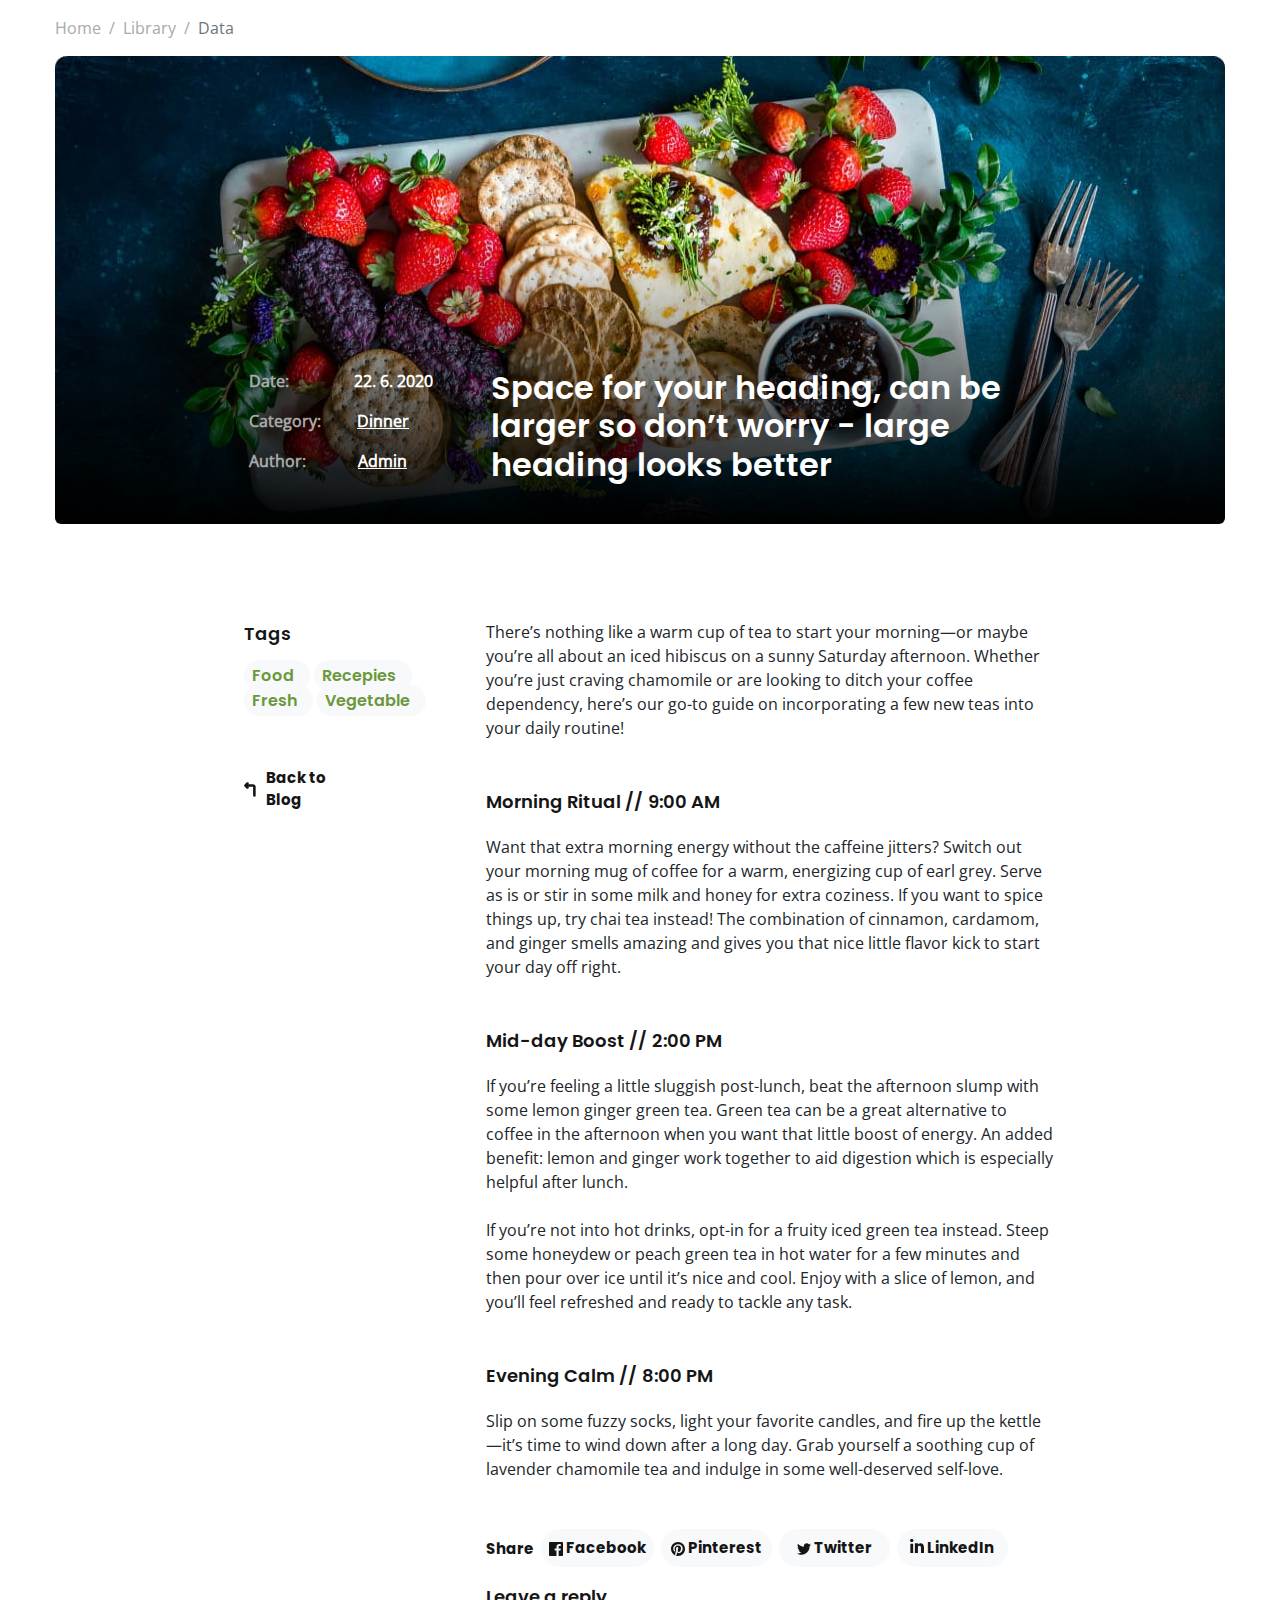
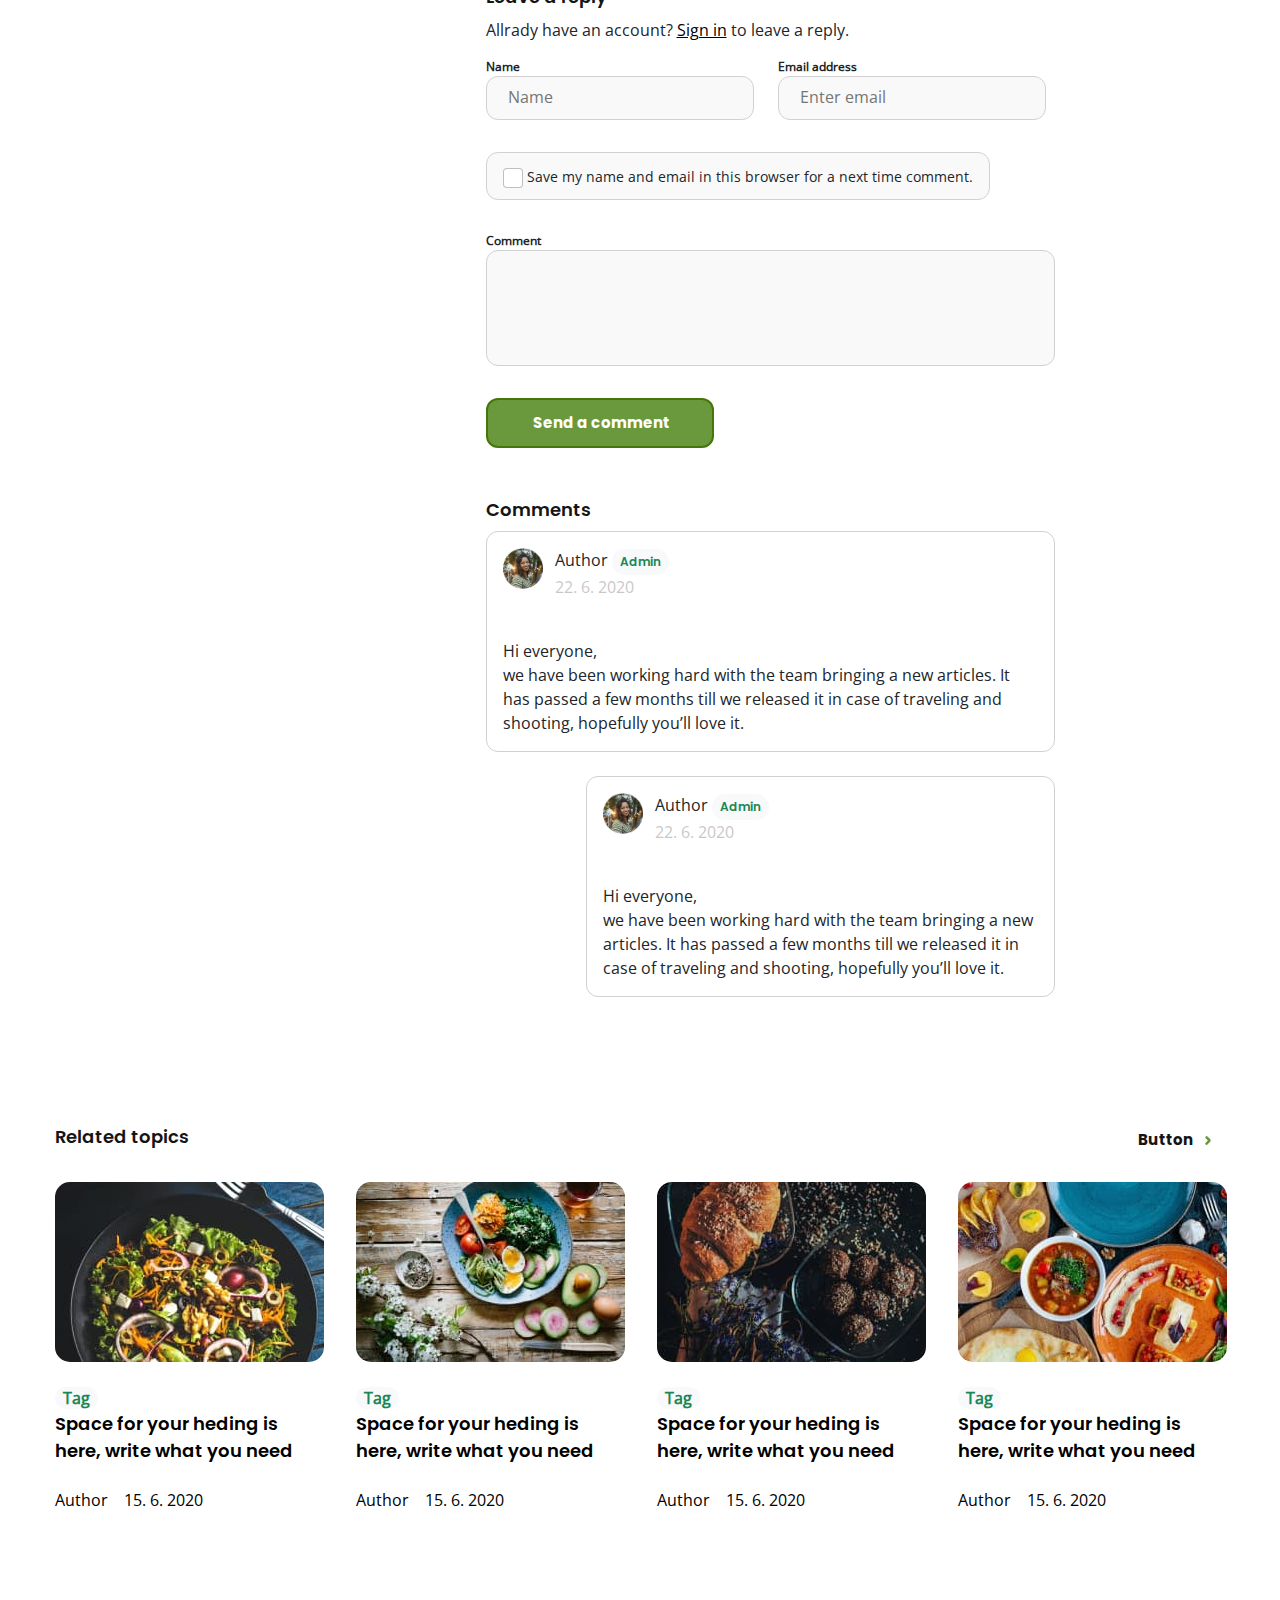
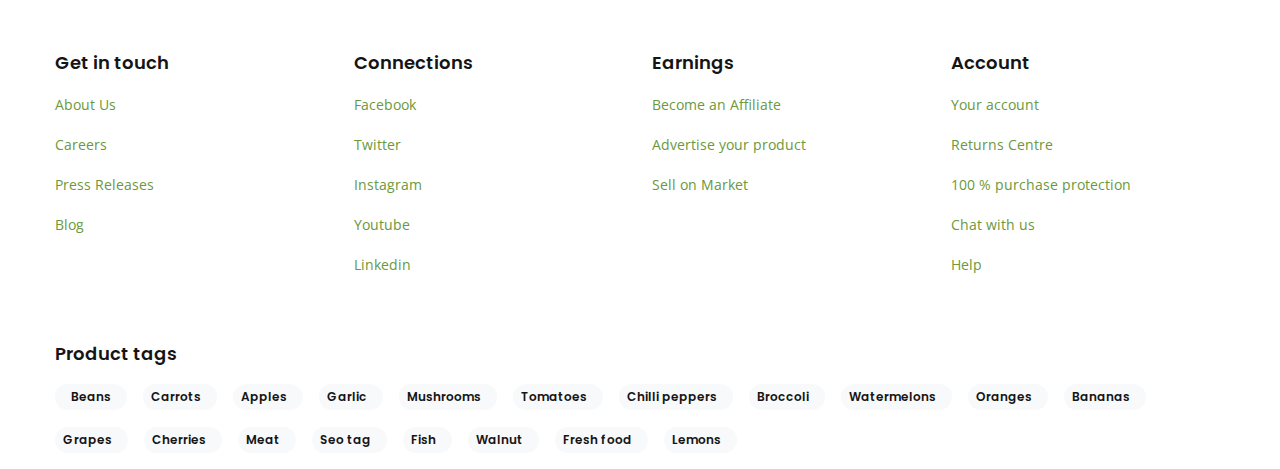
<file: blog-second.html>
<!DOCTYPE html>
<html lang="en">
<head>
    <meta charset="UTF-8">
    <meta http-equiv="X-UA-Compatible" content="IE=edge">
    <meta name="viewport" content="width=device-width, initial-scale=1.0">
    <link rel="stylesheet" href="./css/bootstrap/bootstrap-grid.min.css">
    <link rel="stylesheet" href="./css/bootstrap/bootstrap.min.css">
    <title>eCommerce</title>
    <link rel="stylesheet" href="./css/main.min.css">
</head>
<body>
    <header></header>
    <main class="site-main">
        <section>
            <div class="container">
                <nav aria-label="breadcrumb">
                    <ol class="breadcrumb mt-3">
                        <li class="breadcrumb-item"><a class="breadcrumb-link" href="#">Home</a></li>
                        <li class="breadcrumb-item"><a href="#">Library </a></li>
                        <li class="breadcrumb-item active" aria-current="page">Data</li>
                    </ol>
                </nav>
                <div class="blog-second__hero rounded">
                    <div class="blog-second__box">
                        <div class="blog-second__left">
                            <ul class="list-unstyled hero__list">
                                <li class="hero__item">
                                    <p class="hero__left-txt">
                                        Date:
                                        <time class="text-white hero-time" datetime="2020-06-22T00:00:00">22. 6. 2020</time>
                                    </p>
                                </li>
                                <li class="hero__item">
                                    <p class="hero__left-txt">
                                        Category:
                                        <a class="category__link" href="#">Dinner</a>
                                    </p>
                                </li>
                                <li class="hero__item">
                                    <p class="hero__left-txt">
                                        Author:
                                        <a class="author__link" class="" href="#">Admin</a>
                                    </p>
                                </li>
                            </ul>
                        </div>
                        <div class="blog-second__right">
                            <h2 class="text-white blog-second__heading">Space for your heading, can be larger so don’t worry - large heading looks better</h2>
                        </div>
                    </div>
                </div>
            </div>
        </section>
        <section>
            <div class="container">
                <div class="row main-content">
                    <div class="col-3 col-sm-0">
                        <div class="blog-second-links">
                            <h3 class="footer__txt">Tags</h3>
                            <a class="pt-1 pe-3 pb-1 ps-2 text-decoration-none bg-light rounded-pill tags-link  href="#">Food</a>
                            <a class="pt-1 pe-3 pb-1 ps-2 text-decoration-none bg-light rounded-pill tags-link  href="#">Recepies</a><br>
                            <a class="pt-1 pe-3 pb-1 ps-2 text-decoration-none bg-light rounded-pill tags-link  href="#">Fresh</a>
                            <a class="pt-1 pe-3 pb-1 ps-2 text-decoration-none bg-light rounded-pill tags-link  href="#">Vegetable</a>
                            
                        </div>
                        <a class="back-link" href="./blog.html">Back to Blog</a>
                    </div>
                    <div class="col-sm-12 col-xl-9 ">
                        <div class="blog-second-content">
                            <p>
                                There’s nothing like a warm cup of tea to start your morning—or maybe you’re all about an iced hibiscus on a sunny Saturday afternoon. Whether you’re just craving chamomile or are looking to ditch your coffee dependency, here’s our go-to guide on incorporating a few new teas into your daily routine!   
                            </p>
                            <div class="blog-second-subheading">
                                <h3 class="subheading">Morning Ritual //</h3>
                                <time class="subheading-time" datetime="2022-07-07T00:00:00Z">9:00 AM</time>
                            </div>
                            <p>
                                Want that extra morning energy without the caffeine jitters? Switch out your morning mug of coffee for a warm, energizing cup of earl grey. Serve as is or stir in some milk and honey for extra coziness. If you want to spice things up, try chai tea instead! The combination of cinnamon, cardamom, and ginger smells amazing and gives you that nice little flavor kick to start your day off right.
                            </p>
                            <div class="blog-second-subheading">
                                <h3 class="subheading">Mid-day Boost // 
                                </h3>
                                <time class="subheading-time" datetime="2022-07-07T00:00:00Z">2:00 PM</time>
                            </div>
                            <p>
                                If you’re feeling a little sluggish post-lunch, beat the afternoon slump with some lemon ginger green tea. Green tea can be a great alternative to coffee in the afternoon when you want that little boost of energy. An added benefit: lemon and ginger work together to aid digestion which is especially helpful after lunch. 
                            </p>
                            <p class="mt-4">
                                If you’re not into hot drinks, opt-in for a fruity iced green tea instead. Steep some honeydew or peach green tea in hot water for a few minutes and then pour over ice until it’s nice and cool. Enjoy with a slice of lemon, and you’ll feel refreshed and ready to tackle any task. 
                            </p>
                            <div class="blog-second-subheading">
                                <h3 class="subheading">Evening Calm // 
                                </h3>
                                <time class="subheading-time" datetime="2022-07-07T00:00:00Z">8:00 PM</time>
                            </div>
                            <p class="content-desc">
                                Slip on some fuzzy socks, light your favorite candles, and fire up the kettle—it’s time to wind down after a long day. Grab yourself a soothing cup of lavender chamomile tea and indulge in some well-deserved self-love. 
                            </p>
                        </div>
                        <div class="blog-social-box">                     
                            <ul class="list-unstyled blog-social-list">
                                <li class="blog-social-item">
                                    <strong class="blog-second-strong">Share</strong>
                                </li>
                                <li class="blog-social-item">
                                    <a class="blog-social__link ps-2 pt-2 pe-2 pb-2  rounded-pill bg-light" href="https://facebook.com/" target="_blank">
                                        <img src="./images/blog-images/blog-meta.svg" width="14" height="14" alt="Facebook">
                                        Facebook
                                    </a>
                                </li>
                                <li class="blog-social-item">
                                    <a class="blog-social__link ps-2 pt-2 pe-2 pb-2  rounded-pill bg-light" href="https://pinterest.com/" target="_blank">
                                        <img src="./images/blog-images/blog-pinterest.svg" width="14" height="14" alt="Pinterest">
                                        Pinterest
                                    </a>
                                </li>
                                <li class="blog-social-item">
                                    <a class="blog-social__link ps-2 pt-2 pe-2 pb-2  rounded-pill bg-light" href="https://twitter.com/" target="_blank">
                                        <img src="./images/blog-images/blog-twitter.svg" width="14" height="14" alt="Twitter">
                                        Twitter
                                    </a>
                                </li>
                                <li class="blog-social-item">
                                    <a class="blog-social__link ps-2 pt-2 pe-2 pb-2  rounded-pill bg-light" href="https://linkedin.com/" target="_blank">
                                        <img class="linkedin" src="./images/blog-images/blog-linkedIn.svg" width="14" height="14" alt="LinkedIn">
                                        LinkedIn
                                    </a>
                                </li>
                            </ul>
                        </div>
                        <h3 class="form-title">Leave a reply</h3>
                        <p class="form-desc">
                            Allrady have an account? <a class="text-black" href="#">Sign in</a>  to leave a reply.
                        </p>
                        <form class="blog-form" action="https://www.echo.htmlacademy.ru/courses/">
                            <div class="name-box me-4">
                                <label class="blog-label" for="nam">Name</label>
                                <input class="blog-input" type="text" name="user__name" id="nam" placeholder="Name">
                            </div>
                            <div class="name-box">
                                <label class="blog-label " for="em">Email address</label>
                                <input class="blog-input" type="email" name="user__email" id="em" placeholder="Enter email">
                            </div>
                            <div class="form-check chek">
                                <input class="form-check-input" type="checkbox" value="" id="flexCheckDefault">
                                <label class="form-check-label chek-label" for="flexCheckDefault">
                                    Save my name and email in this browser for a next time comment.
                                </label>
                            </div>
                            <div class="textarea-box">
                                <label class="blog-label" for="textareaa">Comment</label>
                                <textarea class="blog-textarea" id="textareaa" name="user__feedback" id="" cols="30" rows="6"></textarea>
                            </div>
                            <button class="btn page__btn blog-btn" type="button">Send a comment</button>
                        </form>
                        <h3 class="form-title">Comments</h3>
                        <div class="comment-box">
                            <div class="comment-first">
                                <div class="comment-mini-box">
                                    <span>
                                        <img src="./images/blog-images/blog-comment-first.png" width="40" height="40" alt="Girl">
                                    </span>
                                    <div class="comment-mini-right">
                                        <p class="mb-0">
                                            Author <a class="pt-1 mb-0 pe-2 pb-1 ps-2 text-success bg-light rounded-pill footer__bottom-link" href="#">Admin</a>
                                        </p>
                                        <p>
                                            <time class="opacity-25" datetime="2015-07-07T00">22. 6. 2020</time>
                                        </p>
                                    </div>
                                </div>
                                <p class="mb-0">
                                    Hi everyone,<br>
                                    we have been working hard with the team bringing a new articles. It has passed a few months till we released it in case of traveling and shooting, hopefully you’ll love it.
                                </p>
                            </div>
                            <div class="comment-second">
                                <div class="comment-mini-box">
                                    <span>
                                        <img src="./images/blog-images/blog-comment-first.png" width="40" height="40" alt="Girl">
                                    </span>
                                    <div class="comment-mini-right">
                                        <p class="mb-0">
                                            Author <a class="pt-1 mb-0 pe-2 pb-1 ps-2 text-success bg-light rounded-pill footer__bottom-link" href="#">Admin</a>
                                        </p>
                                        <p>
                                            <time class="opacity-25" datetime="2015-07-07T00">22. 6. 2020</time>
                                        </p>
                                    </div>
                                </div>
                                <p class="mb-0">
                                    Hi everyone,<br>
                                    we have been working hard with the team bringing a new articles. It has passed a few months till we released it in case of traveling and shooting, hopefully you’ll love it.
                                </p>
                            </div>
                        </div>
                    </div>
                </div>
            </div>
        </section>
        <section class="topics">
            <div class="container">
                <article>
                    <div class="blog-article__top d-flex justify-content-between align-items-center mb-4">
                        <h3 class="related">Related topics</h3>
                        <button class="btn related-right" type="button">Button</button>
                    </div>
                    <ul class="list-unstyled article-list d-flex flex-wrap flex-xl-nowrap">
                        <li class="blog-article__item">
                            <img src="./images/blog-images/onions.jpg rounded" srcset="./images/blog-images/onions.jpg 1x, ./images/blog-images/onions@2x.jpg 2x" alt="Onions">
                            <div class="aside__txt-box">
                                <span class="bg-light rounded-pill ps-2 pe-2 text-success fw-bold">Tag</span>
                                <h3 class="eggs mb-4 text-black p-0 aside__text">Space for your heding is here, write what you need</h3>
                                <div class="blog-hero__bottom d-flex align-items-center">
                                    <span class="blog-hero__bottom-txt text-black">Author</span>
                                    <p class="text-black mb-0 ms-3">
                                        <time datetime="2020-06-07T00:00:00">15. 6. 2020</time>
                                    </p>
                                </div>
                            </div>
                        </li>
                        <li class="blog-article__item">
                            <img src="./images/blog-images/plate-fork.jpg" srcset="./images/blog-images/plate-fork.jpg 1x, ./images/blog-images/plate-fork@2x.jpg 2x" alt="Food">
                            <div class="aside__txt-box">
                                <span class="bg-light rounded-pill ps-2 pe-2 text-success fw-bold">Tag</span>
                                <h3 class="eggs mb-4 text-black p-0 aside__text">Space for your heding is here, write what you need</h3>
                                <div class="blog-hero__bottom d-flex align-items-center">
                                    <span class="blog-hero__bottom-txt text-black">Author</span>
                                    <p class="text-black mb-0 ms-3">
                                        <time datetime="2020-06-07T00:00:00">15. 6. 2020</time>
                                    </p>
                                </div>
                            </div>
                        </li>
                        <li class="blog-article__item">
                            <img src="./images/blog-images/sweets.jpg" srcset="./images/blog-images/sweets.jpg 1x, ./images/blog-images/sweets@2x.jpg 2x" alt="Sweets">
                            <div class="aside__txt-box">
                                <span class="bg-light rounded-pill ps-2 pe-2 text-success fw-bold">Tag</span>
                                <h3 class="eggs mb-4 text-black p-0 aside__text">Space for your heding is here, write what you need</h3>
                                <div class="blog-hero__bottom d-flex align-items-center">
                                    <span class="blog-hero__bottom-txt text-black">Author</span>
                                    <p class="text-black mb-0 ms-3">
                                        <time datetime="2020-06-07T00:00:00">15. 6. 2020</time>
                                    </p>
                                </div>
                            </div>
                        </li>
                        <li class="blog-article__item">
                            <img src="./images/blog-images/soup.jpg" srcset="./images/blog-images/soup.jpg 1x, ./images/blog-images/soup@2x.jpg 2x" alt="Soup">
                            <div class="aside__txt-box">
                                <span class="bg-light rounded-pill ps-2 pe-2 text-success fw-bold">Tag</span>
                                <h3 class="eggs mb-4 text-black p-0 aside__text">Space for your heding is here, write what you need</h3>
                                <div class="blog-hero__bottom d-flex align-items-center">
                                    <span class="blog-hero__bottom-txt text-black">Author</span>
                                    <p class="text-black mb-0 ms-3">
                                        <time datetime="2020-06-07T00:00:00">15. 6. 2020</time>
                                    </p>
                                </div>
                            </div>
                        </li>
                    </ul>
                </article>
            </div>
            
        </section>
    </main>
    <footer class="footer">
        <div class="container">
            <div class="row flex-column flex-sm-row footer__box">
                <div class="col">
                    <strong class="footer__strong">Get in touch</strong>
                    <ul class="footer__list">
                        <li><a href="#">About Us</a></li>
                        <li><a href="#">Careers</a></li>
                        <li><a href="#">Press Releases</a></li>
                        <li><a href="#">Blog</a></li>
                    </ul>
                </div>
                <div class="col">          
                    <strong class="footer__strong">Connections</strong>
                    <ul class="footer__list">
                        <li><a href="#">Facebook</a></li>
                        <li><a href="#">Twitter</a></li>
                        <li><a href="#">Instagram</a></li>
                        <li><a href="#">Youtube</a></li>
                        <li><a href="#">Linkedin</a></li>
                    </ul>
                </div>
                <div class="col">        
                    <strong class="footer__strong">Earnings</strong>
                    <ul class="footer__list">
                        <li><a href="#">Become an Affiliate</a></li>
                        <li><a href="#">Advertise your product</a></li>
                        <li><a href="#">Sell on Market</a></li>
                    </ul>
                </div>
                <div class="col">       
                    <strong class="footer__strong">Account</strong>
                    <ul class="footer__list">
                        <li><a href="#">Your account</a></li>
                        <li><a href="#">Returns Centre</a></li>
                        <li><a href="#">100 % purchase protection</a></li>
                        <li><a href="#">Chat with us</a></li>
                        <li><a href="#">Help</a></li>
                    </ul>
                </div>
                
            </div>
            <div class="row">
                <div class="col">
                    <h3 class="footer__txt mt-5">Product tags</h3>
                    <div class="row">
                        <div class="col">
                            <a class="pt-1 pe-3 pb-1 ps-3 bg-light rounded-pill footer__bottom-link" href="#">Beans</a>
                            <a class="pt-1 pe-3 pb-1 ps-2 bg-light rounded-pill footer__bottom-link" href="#">Carrots</a>
                            <a class="pt-1 pe-3 pb-1 ps-2 bg-light rounded-pill footer__bottom-link" href="#">Apples</a>
                            <a class="pt-1 pe-3 pb-1 ps-2 bg-light rounded-pill footer__bottom-link" href="#">Garlic</a>
                            <a class="pt-1 pe-3 pb-1 ps-2 bg-light rounded-pill footer__bottom-link" href="#">Mushrooms</a>
                            <a class="pt-1 pe-3 pb-1 ps-2 bg-light rounded-pill footer__bottom-link" href="#">Tomatoes</a>
                            <a class="pt-1 pe-3 pb-1 ps-2 bg-light rounded-pill footer__bottom-link" href="#">Chilli peppers</a>
                            <a class="pt-1 pe-3 pb-1 ps-2 bg-light rounded-pill footer__bottom-link" href="#">Broccoli</a>
                            <a class="pt-1 pe-3 pb-1 ps-2 bg-light rounded-pill footer__bottom-link" href="#">Watermelons</a>
                            <a class="pt-1 pe-3 pb-1 ps-2 bg-light rounded-pill footer__bottom-link" href="#">Oranges</a>
                            <a class="pt-1 pe-3 pb-1 ps-2 bg-light rounded-pill footer__bottom-link" href="#">Bananas</a>
                            <a class="pt-1 pe-3 pb-1 ps-2 bg-light rounded-pill footer__bottom-link" href="#">Grapes</a>
                            <a class="pt-1 pe-3 pb-1 ps-2 bg-light rounded-pill footer__bottom-link" href="#">Cherries</a>
                            <a class="pt-1 pe-3 pb-1 ps-2 bg-light rounded-pill footer__bottom-link" href="#">Meat</a>
                            <a class="pt-1 pe-3 pb-1 ps-2 bg-light rounded-pill footer__bottom-link" href="#">Seo tag</a>
                            <a class="pt-1 pe-3 pb-1 ps-2 bg-light rounded-pill footer__bottom-link" href="#">Fish</a>
                            <a class="pt-1 pe-3 pb-1 ps-2 bg-light rounded-pill footer__bottom-link" href="#">Walnut</a>
                            <a class="pt-1 pe-3 pb-1 ps-2 bg-light rounded-pill footer__bottom-link" href="#">Fresh food</a>
                            <a class="pt-1 pe-3 pb-1 ps-2 bg-light rounded-pill footer__bottom-link" href="#">Lemons</a>
                        </div>
                    </div>
                </div>
            </div>
        </div>
    </footer>
    <script src="./js/main.js"></script>
    <script src="./js/bootstrap.min.js"></script>
</body>
</html>
</file>
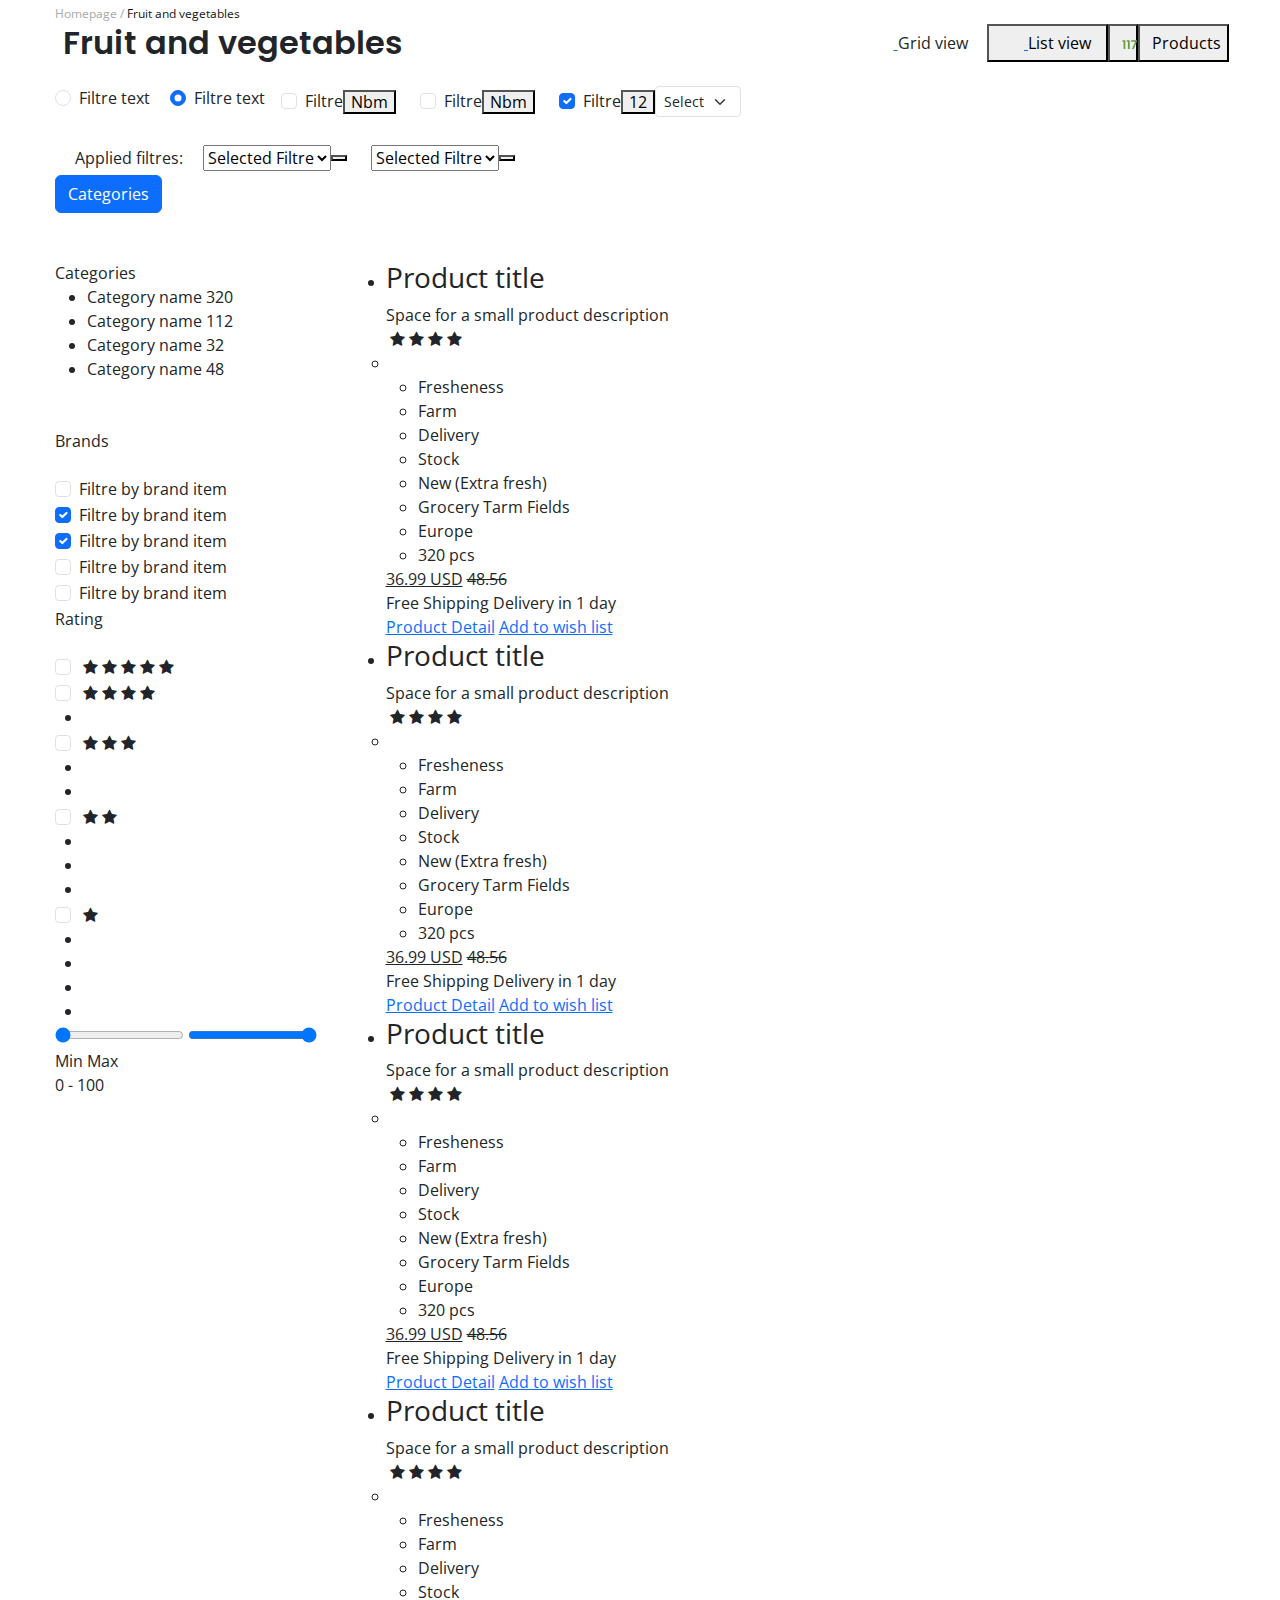
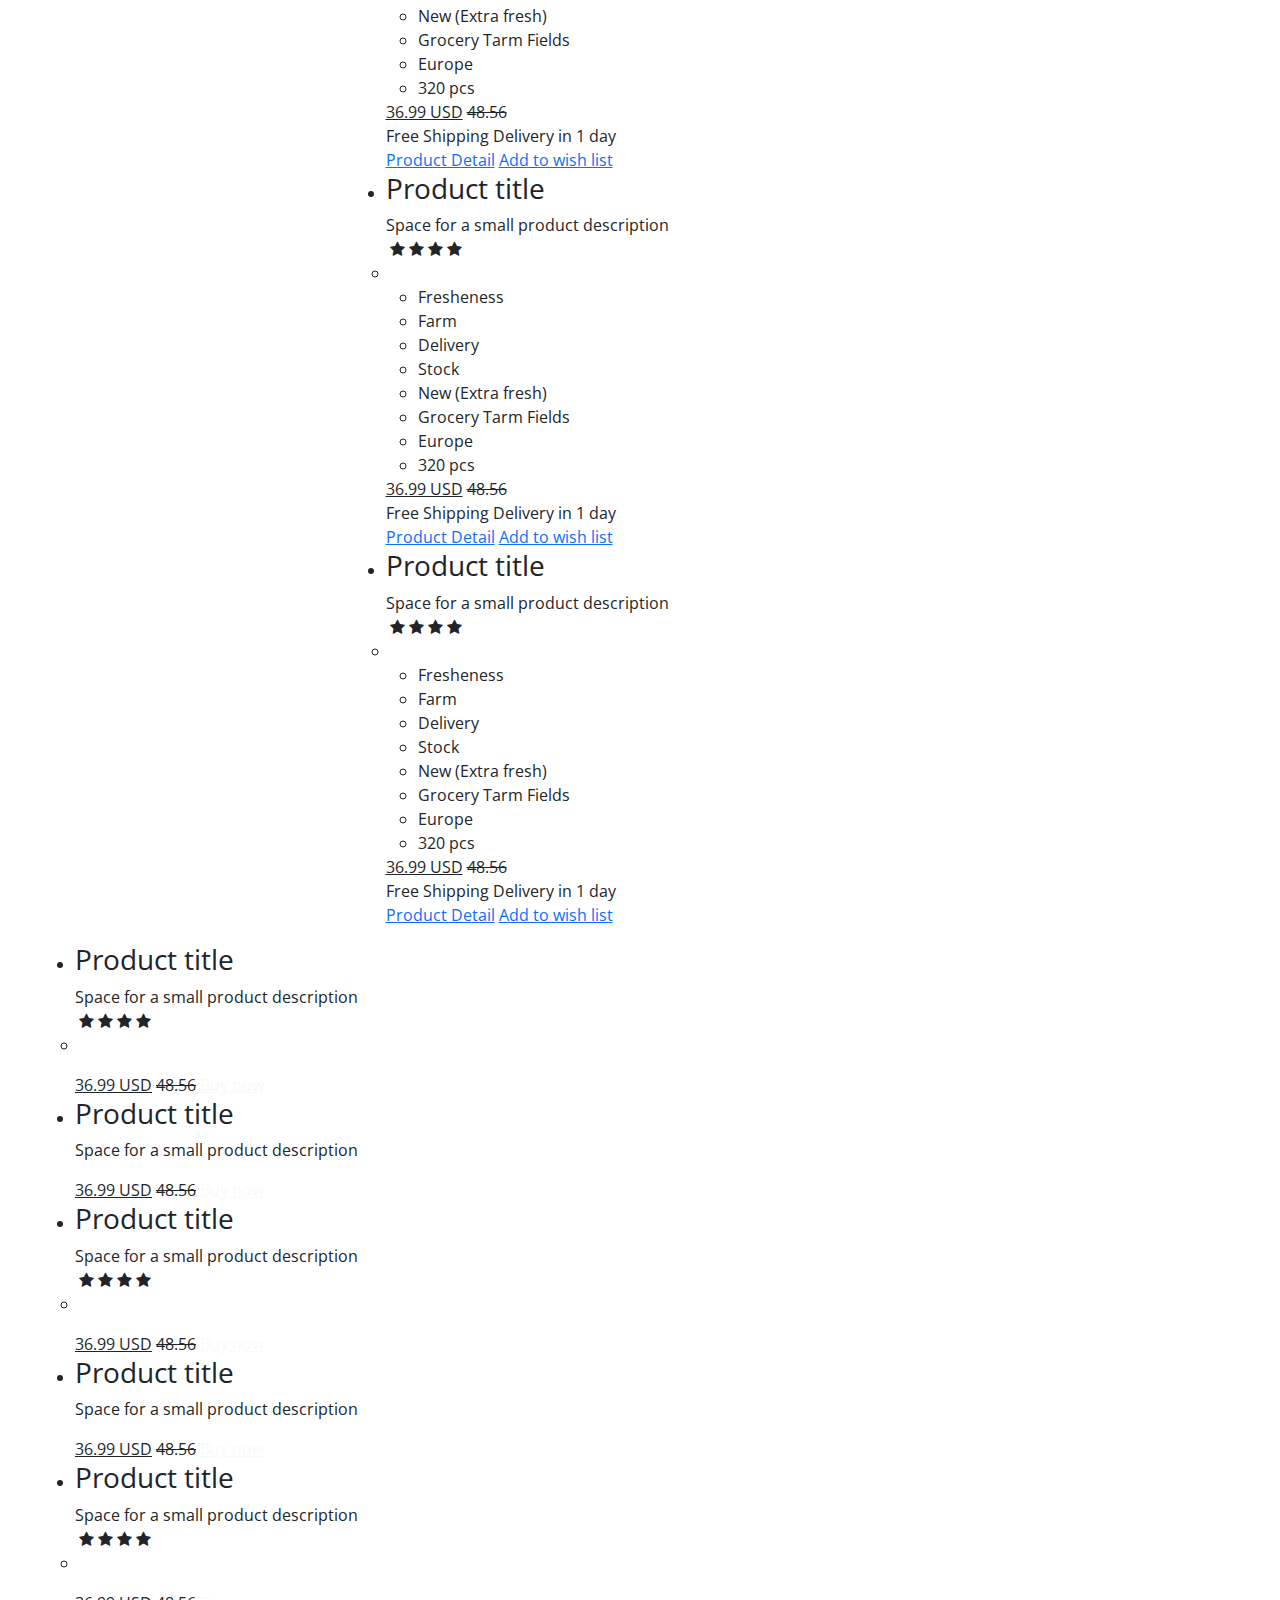
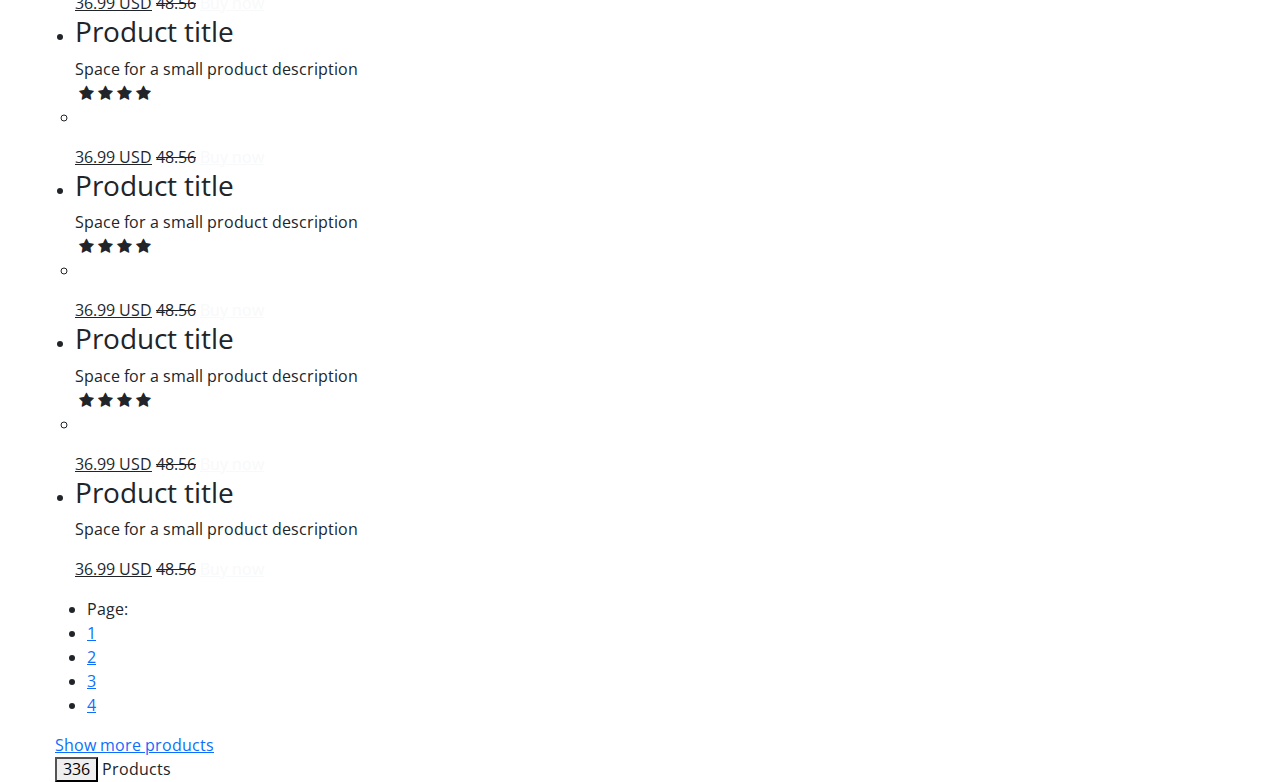
<file: category.html>
<!DOCTYPE html>
<html lang="en">
  <head>
    <meta charset="UTF-8" />
    <meta http-equiv="X-UA-Compatible" content="IE=edge" />
    <meta name="viewport" content="width=device-width, initial-scale=1.0" />
    <title>Document</title>
    <link
      rel="stylesheet"
      href="https://cdnjs.cloudflare.com/ajax/libs/font-awesome/4.7.0/css/font-awesome.min.css"
    />
    <link
      rel="stylesheet"
      href="	https://cdn.jsdelivr.net/npm/bootstrap@5.2.0/dist/css/bootstrap.min.css"
    />
    <link rel="stylesheet" href="./css/main.css" />
  </head>
  <body>
    <div class="container">
      <div class="vegetablse">
        <a class="vegetabls__hreft" href="/index.html"
          >Homepage <span>/</span>
        </a>
        <a class="vegetabls__hreft-twoo" href="/blog.html"
          >Fruit and vegetables</a
        >
      </div>
    </div>

    <main>
      <section class="fruit">
        <div class="container">
          <div
            class="frut__box d-flex justify-content-between align-items-center"
          >
            <h2 class="fruit__big-text">Fruit and vegetables</h2>

            <div class="fruit__button-box row">
              <button
                class="fruit__button ps-0 fruit__button-twoo botton-color btn col-4"
                type="button"
              >
                <a class="butoon__hreft" href="#">
                  <svg
                    class="me-1 button__svg"
                    width="16"
                    height="16"
                    fill="none"
                    xmlns="http://www.w3.org/2000/svg"
                  >
                    <path
                      d="M13.333 1.333H2.666c-.736 0-1.333.597-1.333 1.334v10.666c0 .737.597 1.334 1.333 1.334h10.667c.736 0 1.333-.597 1.333-1.334V2.667c0-.737-.597-1.334-1.333-1.334ZM1.333 8h13.333M8 1.333v13.334"
                      stroke="corentColor"
                      stroke-linecap="round"
                      stroke-linejoin="round"
                    />
                  </svg>
                </a>
                Grid view
              </button>
              <button
                class="fruit__button fruit__button-twoo btnm btn-twoo col-4"
                type="button"
              >
                <a class="butoon__hreft" href="#">
                  <svg
                    class="me-1 button__svg"
                    width="16"
                    height="16"
                    fill="none"
                    xmlns="http://www.w3.org/2000/svg"
                  >
                    <path
                      d="M13.333 1.333H2.666c-.736 0-1.333.597-1.333 1.334v10.666c0 .737.597 1.334 1.333 1.334h10.667c.736 0 1.333-.597 1.333-1.334V2.667c0-.737-.597-1.334-1.333-1.334ZM1.333 4.667h13.333M1.333 8h13.333M1.333 11.333h13.333"
                      stroke="corentColor"
                      stroke-linecap="round"
                      stroke-linejoin="round"
                    />
                  </svg>
                </a>
                List view
              </button>

              <button
                class="fruit__button fruit__button-three col-3 col-md-3 col-lg-1"
                type="button"
              >
                <svg
                  class=""
                  width="15"
                  height="9"
                  viewBox="0 0 15 9"
                  fill="none"
                  xmlns="http://www.w3.org/2000/svg"
                >
                  <path
                    d="M1.596 9H3.324V0.252H0.432V1.8H1.596V9ZM5.94366 9H7.67166V0.252H4.77966V1.8H5.94366V9ZM9.11531 0.275999V1.716H13.2193L10.0033 9H11.7073L14.8993 1.524V0.275999H9.11531Z"
                    fill="#6A983C"
                  />
                </svg>
                <button
                  class="fruit__button fruit__button-for col-3"
                  type="submit"
                >
                  Products
                </button>
              </button>
            </div>
          </div>
        </div>
      </section>

      <section class="knop__broken">
        <h2 class="visually-hidden">chekboks</h2>

        <div class="container">
          <div class="knop__box d-flex">
            <div class="knop">
              <div class="knop__chekbox">
                <div class="form-check form-check-inline">
                  <input
                    class="form-check-input"
                    type="radio"
                    name="inlineRadioOption"
                    id="inlineRadio1"
                    value="option1"
                  />
                  <label class="form-check-label" for="inlineRadio1"
                    >Filtre text</label
                  >
                </div>
                <div class="form-check form-check-inline">
                  <input
                    class="form-check-input"
                    type="radio"
                    name="inlineRadioOption"
                    id="inlineRadio2"
                    value="option2"
                    checked
                  />
                  <label class="form-check-label" for="inlineRadio2"
                    >Filtre text</label
                  >
                </div>
              </div>
            </div>

            <div
              class="radio-broken d-flex justify-content-center align-items-center"
            >
              <div class="form-check">
                <input
                  class="form-check-input"
                  type="checkbox"
                  value=""
                  id="flexCheckIndeterminate"
                />
                <label class="form-check-label" for="flexCheckIndeterminate">
                  Filtre
                </label>
              </div>
              <button class="button-broken">Nbm</button>
            </div>

            <div
              class="radio-broken d-flex justify-content-center align-items-center ms-4 me-4"
            >
              <div class="form-check">
                <input
                  class="form-check-input"
                  type="checkbox"
                  value=""
                  id="flexCheckIndeterminate"
                />
                <label class="form-check-label" for="flexCheckIndeterminate">
                  Filtre
                </label>
              </div>
              <button class="button-broken">Nbm</button>
            </div>

            <div
              class="radio-broken d-flex justify-content-center align-items-center"
            >
              <div class="form-check">
                <input
                  class="form-check-input"
                  type="checkbox"
                  value=""
                  id="flexCheckIndeterminate"
                  checked
                />
                <label class="form-check-label" for="flexCheckIndeterminate">
                  Filtre
                </label>
              </div>
              <button class="button-broken">12</button>
              <span class="span-botton"> </span>

              <select
                class="form-select form-select-sm"
                aria-label=".form-select-sm example"
              >
                <option selected>Select</option>
                <option value="1">One</option>
                <option value="2">Two</option>
                <option value="3">Three</option>
              </select>
            </div>
          </div>

          <div class="container">
            <div class="knop__text d-flex align-items-center mt-4">
              <span class="applied-one">Applied filtres:</span>

              <div
                class="form-selects d-flex justify-content-center align-items-center ms-3 p-1"
              >
                <select
                  class="form-selects"
                  aria-label="Default select example"
                >
                  <option selected>Selected Filtre</option>
                  <option value="1">One</option>
                  <option value="2">Two</option>
                  <option value="3">Three</option>
                </select>
                <button class="form-selects__button"></button>
              </div>

              <div
                class="form-selects d-flex justify-content-center align-items-center ms-3 p-1"
              >
                <select
                  class="form-selects"
                  aria-label="Default select example"
                >
                  <option selected>Selected Filtre</option>
                  <option value="1">One</option>
                  <option value="2">Two</option>
                  <option value="3">Three</option>
                </select>
                <button class="form-selects__button"></button>
              </div>
            </div>
          </div>
        </div>
      </section>

      <section class="big-boss">
        <div class="container">
          <button
            type="button"
            class="btn btn-primary mx-auto mb-5"
            data-bs-toggle="modal"
            data-bs-target="#exampleModal"
          >
            Categories
          </button>

          <div class="boss row">
            <div class="col-3 catet">
              <div class="kotegors">
                <span class="kotegors__bog-bos">Categories</span>

                <ul class="kotegor__list">
                  <li class="kotegors__list">
                    Category name
                    <span class="kotegors__span">320</span>
                  </li>

                  <li class="kotegors__list">
                    Category name
                    <span class="kotegors__span span-pad">112</span>
                  </li>

                  <li class="kotegors__list">
                    Category name
                    <span class="kotegors__span span-pad">32</span>
                  </li>

                  <li class="kotegors__list">
                    Category name
                    <span class="kotegors__span span-pad">48</span>
                  </li>
                </ul>
              </div>

              <div class="cheket mt-5">
                <span class="kotegors__bog-bos">Brands</span>

                <form class="mt-4" action="https://echo.htmlacademy.ru/">
                  <div class="form-check">
                    <input
                      class="form-check-input"
                      type="checkbox"
                      value=""
                      id="flexCheckDefault"
                    />
                    <label class="form-check-label" for="flexCheckDefault">
                      Filtre by brand item
                    </label>
                  </div>
                  <div class="form-check">
                    <input
                      class="form-check-input"
                      type="checkbox"
                      value=""
                      id="flexCheckChecked"
                      checked
                    />
                    <label class="form-check-label" for="flexCheckChecked">
                      Filtre by brand item
                    </label>
                  </div>

                  <div class="form-check">
                    <input
                      class="form-check-input"
                      type="checkbox"
                      value=""
                      id="flexCheckDefault"
                      checked
                    />
                    <label class="form-check-label" for="flexCheckDefault">
                      Filtre by brand item
                    </label>
                  </div>
                  <div class="form-check">
                    <input
                      class="form-check-input"
                      type="checkbox"
                      value=""
                      id="flexCheckChecked"
                    />
                    <label class="form-check-label" for="flexCheckChecked">
                      Filtre by brand item
                    </label>
                  </div>

                  <div class="form-check">
                    <input
                      class="form-check-input"
                      type="checkbox"
                      value=""
                      id="flexCheckDefault"
                    />
                    <label class="form-check-label" for="flexCheckDefault">
                      Filtre by brand item
                    </label>
                  </div>
                </form>
              </div>

              <div class="star">
                <span class="kotegors__bog-bos">Rating</span>

                <form class="mt-4" action="https://echo.htmlacademy.ru/">
                  <div class="form-check">
                    <input
                      name="chek"
                      class="form-check-input"
                      type="checkbox"
                      value=""
                      id="flexCheckDefault"
                    />
                    <label class="form-check-label" for="flexCheckDefault">
                      <ul class="ratings m-0 ms-1 p-0">
                        <li class="fa fa-star rating-color"></li>
                        <li class="fa fa-star rating-color"></li>
                        <li class="fa fa-star rating-color"></li>
                        <li class="fa fa-star rating-color"></li>
                        <li class="fa fa-star rating-color"></li>
                      </ul>
                    </label>
                  </div>

                  <div class="form-check">
                    <input
                      name="chek"
                      class="form-check-input"
                      type="checkbox"
                      value=""
                      id="flexCheckDefault"
                    />
                    <label class="form-check-label" for="flexCheckDefault">
                      <ul class="ratings m-0 ms-1 p-0">
                        <li class="fa fa-star rating-color"></li>
                        <li class="fa fa-star rating-color"></li>
                        <li class="fa fa-star rating-color"></li>
                        <li class="fa fa-star rating-color"></li>
                        <li class="white-star"></li>
                      </ul>
                    </label>
                  </div>
                  <div class="form-check">
                    <input
                      name="chek"
                      class="form-check-input"
                      type="checkbox"
                      value=""
                      id="flexCheckChecked"
                    />
                    <label class="form-check-label" for="flexCheckChecked">
                      <ul class="ratings m-0 ms-1 p-0">
                        <li class="fa fa-star rating-color"></li>
                        <li class="fa fa-star rating-color"></li>
                        <li class="fa fa-star rating-color"></li>
                        <li class="white-star"></li>
                        <li class="white-star"></li>
                      </ul>
                    </label>
                  </div>
                  <div class="form-check">
                    <input
                      name="chek"
                      class="form-check-input"
                      type="checkbox"
                      value=""
                      id="flexCheckChecked"
                    />
                    <label class="form-check-label" for="flexCheckChecked">
                      <ul class="ratings m-0 ms-1 p-0">
                        <li class="fa fa-star rating-color"></li>
                        <li class="fa fa-star rating-color"></li>
                        <li class="white-star"></li>

                        <li class="white-star"></li>

                        <li class="white-star"></li>
                      </ul>
                    </label>
                  </div>

                  <div class="form-check">
                    <input
                      name="chek"
                      class="form-check-input"
                      type="checkbox"
                      value=""
                      id="flexCheckChecked"
                    />
                    <label class="form-check-label" for="flexCheckChecked">
                      <ul class="ratings m-0 ms-1 p-0">
                        <li class="fa fa-star rating-color"></li>
                        <li class="white-star"></li>
                        <li class="white-star"></li>
                        <li class="white-star"></li>
                        <li class="white-star"></li>
                      </ul>
                    </label>
                  </div>
                </form>
              </div>

              <!-- RANG -->
              <div class="wrapper">
                <div class="containers">
                  <div class="slider-track"></div>
                  <input
                    type="range"
                    min="0"
                    max="100"
                    value="0"
                    id="slider-1"
                    oninput="slideOne()"
                  />
                  <input
                    type="range"
                    min="0"
                    max="100"
                    value="100"
                    id="slider-2"
                    oninput="slideTwo()"
                  />
                </div>
                <span class="span-min">Min</span>
                <span class="span-max">Max </span>
                <div class="result-group">
                  <span id="range1"> 0 </span>
                  <span>-</span>
                  <span id="range2"> 100 </span>
                </div>
              </div>

              <!--  -->
            </div>

            <div class="grid grid--active col-12 col-lg-9">
              <ul class="grid-list">
                <li class="grid-itms">
                  <div class="grid-img"></div>
                  <div class="grid-box">
                    <div class="kategoriya-text-box m-0">
                      <h3 class="kategoriya-big-text">Product title</h3>
                      <span class="kategoriya-mini-text"
                        >Space for a small product description</span
                      >

                      <ul class="ratings m-0 ms-1 p-0">
                        <li class="fa fa-star"></li>
                        <li class="fa fa-star"></li>
                        <li class="fa fa-star"></li>
                        <li class="fa fa-star"></li>
                        <li class="white-star"></li>
                      </ul>

                      <ul class="grid-box-list-two">
                        <li class="grid-box-itms">Fresheness</li>
                        <li class="grid-box-itms">Farm</li>
                        <li class="grid-box-itms">Delivery</li>
                        <li class="grid-box-itms">Stock</li>
                      </ul>

                      <ul class="grid-box-list">
                        <li class="grid-box-itms">
                          <span class="grid-mini-span"> New </span>
                          (Extra fresh)
                        </li>
                        <li class="grid-box-itms">Grocery Tarm Fields</li>
                        <li class="grid-box-itms">Europe</li>
                        <li class="grid-box-itms">
                          <span class="grid-mini-span"> 320 pcs </span>
                        </li>
                      </ul>
                    </div>

                    <div class="grid-botton">
                      <span class="kategoriya-sena">
                        <ins class="usd">36.99 USD</ins>
                        <del class="del">48.56</del>
                      </span>

                      <div class="option-grid-span">
                        <span class="option-grid-one">Free Shipping</span>
                        <span class="option-grid-twoo">Delivery in 1 day</span>
                      </div>

                      <div>
                        <a class="hreft-grid" href="#">Product Detail</a>
                        <a class="hreft-grid-yurak" href="#"
                          >Add to wish list</a
                        >
                      </div>
                    </div>
                  </div>
                </li>

                <li class="grid-itms">
                  <div class="grid-img"></div>
                  <div class="grid-box">
                    <div class="kategoriya-text-box m-0">
                      <h3 class="kategoriya-big-text">Product title</h3>
                      <span class="kategoriya-mini-text"
                        >Space for a small product description</span
                      >

                      <ul class="ratings m-0 ms-1 p-0">
                        <li class="fa fa-star"></li>
                        <li class="fa fa-star"></li>
                        <li class="fa fa-star"></li>
                        <li class="fa fa-star"></li>
                        <li class="white-star"></li>
                      </ul>

                      <ul class="grid-box-list-two">
                        <li class="grid-box-itms">Fresheness</li>
                        <li class="grid-box-itms">Farm</li>
                        <li class="grid-box-itms">Delivery</li>
                        <li class="grid-box-itms">Stock</li>
                      </ul>

                      <ul class="grid-box-list">
                        <li class="grid-box-itms">
                          <span class="grid-mini-span"> New </span>
                          (Extra fresh)
                        </li>
                        <li class="grid-box-itms">Grocery Tarm Fields</li>
                        <li class="grid-box-itms">Europe</li>
                        <li class="grid-box-itms">
                          <span class="grid-mini-span"> 320 pcs </span>
                        </li>
                      </ul>
                    </div>

                    <div class="grid-botton">
                      <span class="kategoriya-sena">
                        <ins class="usd">36.99 USD</ins>
                        <del class="del">48.56</del>
                      </span>

                      <div class="option-grid-span">
                        <span class="option-grid-one">Free Shipping</span>
                        <span class="option-grid-twoo">Delivery in 1 day</span>
                      </div>

                      <div>
                        <a class="hreft-grid" href="#">Product Detail</a>
                        <a class="hreft-grid-yurak" href="#"
                          >Add to wish list</a
                        >
                      </div>
                    </div>
                  </div>
                </li>

                <li class="grid-itms">
                  <div class="grid-img"></div>
                  <div class="grid-box">
                    <div class="kategoriya-text-box m-0">
                      <h3 class="kategoriya-big-text">Product title</h3>
                      <span class="kategoriya-mini-text"
                        >Space for a small product description</span
                      >

                      <ul class="ratings m-0 ms-1 p-0">
                        <li class="fa fa-star"></li>
                        <li class="fa fa-star"></li>
                        <li class="fa fa-star"></li>
                        <li class="fa fa-star"></li>
                        <li class="white-star"></li>
                      </ul>

                      <ul class="grid-box-list-two">
                        <li class="grid-box-itms">Fresheness</li>
                        <li class="grid-box-itms">Farm</li>
                        <li class="grid-box-itms">Delivery</li>
                        <li class="grid-box-itms">Stock</li>
                      </ul>

                      <ul class="grid-box-list">
                        <li class="grid-box-itms">
                          <span class="grid-mini-span"> New </span>
                          (Extra fresh)
                        </li>
                        <li class="grid-box-itms">Grocery Tarm Fields</li>
                        <li class="grid-box-itms">Europe</li>
                        <li class="grid-box-itms">
                          <span class="grid-mini-span"> 320 pcs </span>
                        </li>
                      </ul>
                    </div>

                    <div class="grid-botton">
                      <span class="kategoriya-sena">
                        <ins class="usd">36.99 USD</ins>
                        <del class="del">48.56</del>
                      </span>

                      <div class="option-grid-span">
                        <span class="option-grid-one">Free Shipping</span>
                        <span class="option-grid-twoo">Delivery in 1 day</span>
                      </div>

                      <div>
                        <a class="hreft-grid" href="#">Product Detail</a>
                        <a class="hreft-grid-yurak" href="#"
                          >Add to wish list</a
                        >
                      </div>
                    </div>
                  </div>
                </li>

                <li class="grid-itms">
                  <div class="grid-img"></div>
                  <div class="grid-box">
                    <div class="kategoriya-text-box m-0">
                      <h3 class="kategoriya-big-text">Product title</h3>
                      <span class="kategoriya-mini-text"
                        >Space for a small product description</span
                      >

                      <ul class="ratings m-0 ms-1 p-0">
                        <li class="fa fa-star"></li>
                        <li class="fa fa-star"></li>
                        <li class="fa fa-star"></li>
                        <li class="fa fa-star"></li>
                        <li class="white-star"></li>
                      </ul>

                      <ul class="grid-box-list-two">
                        <li class="grid-box-itms">Fresheness</li>
                        <li class="grid-box-itms">Farm</li>
                        <li class="grid-box-itms">Delivery</li>
                        <li class="grid-box-itms">Stock</li>
                      </ul>

                      <ul class="grid-box-list">
                        <li class="grid-box-itms">
                          <span class="grid-mini-span"> New </span>
                          (Extra fresh)
                        </li>
                        <li class="grid-box-itms">Grocery Tarm Fields</li>
                        <li class="grid-box-itms">Europe</li>
                        <li class="grid-box-itms">
                          <span class="grid-mini-span"> 320 pcs </span>
                        </li>
                      </ul>
                    </div>

                    <div class="grid-botton">
                      <span class="kategoriya-sena">
                        <ins class="usd">36.99 USD</ins>
                        <del class="del">48.56</del>
                      </span>

                      <div class="option-grid-span">
                        <span class="option-grid-one">Free Shipping</span>
                        <span class="option-grid-twoo">Delivery in 1 day</span>
                      </div>

                      <div>
                        <a class="hreft-grid" href="#">Product Detail</a>
                        <a class="hreft-grid-yurak" href="#"
                          >Add to wish list</a
                        >
                      </div>
                    </div>
                  </div>
                </li>

                <li class="grid-itms">
                  <div class="grid-img"></div>
                  <div class="grid-box">
                    <div class="kategoriya-text-box m-0">
                      <h3 class="kategoriya-big-text">Product title</h3>
                      <span class="kategoriya-mini-text"
                        >Space for a small product description</span
                      >

                      <ul class="ratings m-0 ms-1 p-0">
                        <li class="fa fa-star"></li>
                        <li class="fa fa-star"></li>
                        <li class="fa fa-star"></li>
                        <li class="fa fa-star"></li>
                        <li class="white-star"></li>
                      </ul>

                      <ul class="grid-box-list-two">
                        <li class="grid-box-itms">Fresheness</li>
                        <li class="grid-box-itms">Farm</li>
                        <li class="grid-box-itms">Delivery</li>
                        <li class="grid-box-itms">Stock</li>
                      </ul>

                      <ul class="grid-box-list">
                        <li class="grid-box-itms">
                          <span class="grid-mini-span"> New </span>
                          (Extra fresh)
                        </li>
                        <li class="grid-box-itms">Grocery Tarm Fields</li>
                        <li class="grid-box-itms">Europe</li>
                        <li class="grid-box-itms">
                          <span class="grid-mini-span"> 320 pcs </span>
                        </li>
                      </ul>
                    </div>

                    <div class="grid-botton">
                      <span class="kategoriya-sena">
                        <ins class="usd">36.99 USD</ins>
                        <del class="del">48.56</del>
                      </span>

                      <div class="option-grid-span">
                        <span class="option-grid-one">Free Shipping</span>
                        <span class="option-grid-twoo">Delivery in 1 day</span>
                      </div>

                      <div>
                        <a class="hreft-grid" href="#">Product Detail</a>
                        <a class="hreft-grid-yurak" href="#"
                          >Add to wish list</a
                        >
                      </div>
                    </div>
                  </div>
                </li>

                <li class="grid-itms">
                  <div class="grid-img"></div>
                  <div class="grid-box">
                    <div class="kategoriya-text-box m-0">
                      <h3 class="kategoriya-big-text">Product title</h3>
                      <span class="kategoriya-mini-text"
                        >Space for a small product description</span
                      >

                      <ul class="ratings m-0 ms-1 p-0">
                        <li class="fa fa-star"></li>
                        <li class="fa fa-star"></li>
                        <li class="fa fa-star"></li>
                        <li class="fa fa-star"></li>
                        <li class="white-star"></li>
                      </ul>

                      <ul class="grid-box-list-two">
                        <li class="grid-box-itms">Fresheness</li>
                        <li class="grid-box-itms">Farm</li>
                        <li class="grid-box-itms">Delivery</li>
                        <li class="grid-box-itms">Stock</li>
                      </ul>

                      <ul class="grid-box-list">
                        <li class="grid-box-itms">
                          <span class="grid-mini-span"> New </span>
                          (Extra fresh)
                        </li>
                        <li class="grid-box-itms">Grocery Tarm Fields</li>
                        <li class="grid-box-itms">Europe</li>
                        <li class="grid-box-itms">
                          <span class="grid-mini-span"> 320 pcs </span>
                        </li>
                      </ul>
                    </div>

                    <div class="grid-botton">
                      <span class="kategoriya-sena">
                        <ins class="usd">36.99 USD</ins>
                        <del class="del">48.56</del>
                      </span>

                      <div class="option-grid-span">
                        <span class="option-grid-one">Free Shipping</span>
                        <span class="option-grid-twoo">Delivery in 1 day</span>
                      </div>

                      <div>
                        <a class="hreft-grid" href="#">Product Detail</a>
                        <a class="hreft-grid-yurak" href="#"
                          >Add to wish list</a
                        >
                      </div>
                    </div>
                  </div>
                </li>
              </ul>
            </div>

            <div
              class="col-lg-9 kategoriya p-0 col-md-12 justify-content-between list"
            >
              <ul class="kategoriya-list">
                <li class="kategoriya__itms">
                  <div class="kategoriya-img"></div>

                  <div class="kategoriya-text-box">
                    <h3 class="kategoriya-big-text">Product title</h3>
                    <span class="kategoriya-mini-text"
                      >Space for a small product description</span
                    >

                    <ul class="ratings m-0 ms-1 p-0">
                      <li class="fa fa-star"></li>
                      <li class="fa fa-star"></li>
                      <li class="fa fa-star"></li>
                      <li class="fa fa-star"></li>
                      <li class="white-star"></li>
                    </ul>

                    <div class="kategoriya-sena-box mt-3">
                      <span class="kategoriya-sena">
                        <ins class="usd">36.99 USD</ins>
                        <del class="del">48.56</del>
                      </span>
                      <a class="kategoriya-buy text-light" href="#">Buy now</a>
                    </div>
                  </div>
                </li>

                <li class="kategoriya__itms">
                  <div class="kategoriya-img"></div>

                  <div class="kategoriya-text-box">
                    <h3 class="kategoriya-big-text">Product title</h3>
                    <span class="kategoriya-mini-text"
                      >Space for a small product description</span
                    >

                    <div class="kategoriya-sena-box mt-3">
                      <span class="kategoriya-sena">
                        <ins class="usd">36.99 USD</ins>
                        <del class="del">48.56</del>
                      </span>
                      <a class="kategoriya-buy text-light" href="#">Buy now</a>
                    </div>
                  </div>
                </li>

                <li class="kategoriya__itms">
                  <div class="kategoriya-img"></div>

                  <div class="kategoriya-text-box">
                    <h3 class="kategoriya-big-text">Product title</h3>
                    <span class="kategoriya-mini-text"
                      >Space for a small product description</span
                    >

                    <ul class="ratings m-0 ms-1 p-0">
                      <li class="fa fa-star"></li>
                      <li class="fa fa-star"></li>
                      <li class="fa fa-star"></li>
                      <li class="fa fa-star"></li>
                      <li class="white-star"></li>
                    </ul>

                    <div class="kategoriya-sena-box mt-3">
                      <span class="kategoriya-sena">
                        <ins class="usd">36.99 USD</ins>
                        <del class="del">48.56</del>
                      </span>
                      <a class="kategoriya-buy text-light" href="#">Buy now</a>
                    </div>
                  </div>
                </li>

                <li class="kategoriya__itms">
                  <div class="kategoriya-img"></div>

                  <div class="kategoriya-text-box">
                    <h3 class="kategoriya-big-text">Product title</h3>
                    <span class="kategoriya-mini-text"
                      >Space for a small product description</span
                    >

                    <div class="kategoriya-sena-box mt-3">
                      <span class="kategoriya-sena">
                        <ins class="usd">36.99 USD</ins>
                        <del class="del">48.56</del>
                      </span>
                      <a class="kategoriya-buy text-light" href="#">Buy now</a>
                    </div>
                  </div>
                </li>

                <li class="kategoriya__itms">
                  <div class="kategoriya-img"></div>

                  <div class="kategoriya-text-box">
                    <h3 class="kategoriya-big-text">Product title</h3>
                    <span class="kategoriya-mini-text"
                      >Space for a small product description</span
                    >

                    <ul class="ratings m-0 ms-1 p-0">
                      <li class="fa fa-star"></li>
                      <li class="fa fa-star"></li>
                      <li class="fa fa-star"></li>
                      <li class="fa fa-star"></li>
                      <li class="white-star"></li>
                    </ul>

                    <div class="kategoriya-sena-box mt-3">
                      <span class="kategoriya-sena">
                        <ins class="usd">36.99 USD</ins>
                        <del class="del">48.56</del>
                      </span>
                      <a class="kategoriya-buy text-light" href="#">Buy now</a>
                    </div>
                  </div>
                </li>

                <li class="kategoriya__itms">
                  <div class="kategoriya-img"></div>

                  <div class="kategoriya-text-box">
                    <h3 class="kategoriya-big-text">Product title</h3>
                    <span class="kategoriya-mini-text"
                      >Space for a small product description</span
                    >

                    <ul class="ratings m-0 ms-1 p-0">
                      <li class="fa fa-star"></li>
                      <li class="fa fa-star"></li>
                      <li class="fa fa-star"></li>
                      <li class="fa fa-star"></li>
                      <li class="white-star"></li>
                    </ul>

                    <div class="kategoriya-sena-box mt-3">
                      <span class="kategoriya-sena">
                        <ins class="usd">36.99 USD</ins>
                        <del class="del">48.56</del>
                      </span>
                      <a class="kategoriya-buy text-light" href="#">Buy now</a>
                    </div>
                  </div>
                </li>

                <li class="kategoriya__itms">
                  <div class="kategoriya-img"></div>

                  <div class="kategoriya-text-box">
                    <h3 class="kategoriya-big-text">Product title</h3>
                    <span class="kategoriya-mini-text"
                      >Space for a small product description</span
                    >

                    <ul class="ratings m-0 ms-1 p-0">
                      <li class="fa fa-star"></li>
                      <li class="fa fa-star"></li>
                      <li class="fa fa-star"></li>
                      <li class="fa fa-star"></li>
                      <li class="white-star"></li>
                    </ul>

                    <div class="kategoriya-sena-box mt-3">
                      <span class="kategoriya-sena">
                        <ins class="usd">36.99 USD</ins>
                        <del class="del">48.56</del>
                      </span>
                      <a class="kategoriya-buy text-light" href="#">Buy now</a>
                    </div>
                  </div>
                </li>

                <li class="kategoriya__itms">
                  <div class="kategoriya-img"></div>

                  <div class="kategoriya-text-box">
                    <h3 class="kategoriya-big-text">Product title</h3>
                    <span class="kategoriya-mini-text"
                      >Space for a small product description</span
                    >

                    <ul class="ratings m-0 ms-1 p-0">
                      <li class="fa fa-star"></li>
                      <li class="fa fa-star"></li>
                      <li class="fa fa-star"></li>
                      <li class="fa fa-star"></li>
                      <li class="white-star"></li>
                    </ul>

                    <div class="kategoriya-sena-box mt-3">
                      <span class="kategoriya-sena">
                        <ins class="usd">36.99 USD</ins>
                        <del class="del">48.56</del>
                      </span>
                      <a class="kategoriya-buy text-light" href="#">Buy now</a>
                    </div>
                  </div>
                </li>

                <li class="kategoriya__itms">
                  <div class="kategoriya-img"></div>

                  <div class="kategoriya-text-box">
                    <h3 class="kategoriya-big-text">Product title</h3>
                    <span class="kategoriya-mini-text"
                      >Space for a small product description</span
                    >

                    <div class="kategoriya-sena-box mt-3">
                      <span class="kategoriya-sena">
                        <ins class="usd">36.99 USD</ins>
                        <del class="del">48.56</del>
                      </span>
                      <a class="kategoriya-buy text-light" href="#">Buy now</a>
                    </div>
                  </div>
                </li>
              </ul>
            </div>
          </div>
        </div>
      </section>

      <div>
        <div class="container">
          <div class="last-show">
            <ul class="last-show-list">
              <li class="last-show-itms">
                <span class="last-show-span">Page:</span>
              </li>
              <li class="last-show-itms">
                <a class="last-show-hreft" href="/index.html">1</a>
              </li>
              <li class="last-show-itms">
                <a class="last-show-hreft" href="/category.html">2</a>
              </li>
              <li class="last-show-itms">
                <a class="last-show-hreft yashil" href="/details.html">3</a>
              </li>
              <li class="last-show-itms">
                <a class="last-show-hreft" href="/form.html">4</a>
              </li>
            </ul>
            <div class="last-twoo-hreft-box">
              <a class="last-twoo-hreft" href="#">Show more products</a>
            </div>
            <div class="last-button-box">
              <button class="last-button" type="button">336</button>
              <span class="last-mini-prodact">Products</span>
            </div>
          </div>
        </div>
      </div>

      <!-- Modal -->
      <div
        class="modal fade"
        id="exampleModal"
        tabindex="-1"
        aria-labelledby="exampleModalLabel"
        aria-hidden="true"
      >
        <div class="modal-dialog">
          <div class="modal-content">
            <div class="modal-header">
              <h5 class="modal-title" id="exampleModalLabel">Categories</h5>
              <button
                type="button"
                class="btn-close"
                data-bs-dismiss="modal"
                aria-label="Close"
              ></button>
            </div>
            <div class="modal-body">
              <div class="col-3">
                <div class="kotegors">
                  <span class="kotegors__bog-bos">Categories</span>

                  <ul class="kotegor__list">
                    <li class="kotegors__list">
                      Category name <span class="kotegors__span">320</span>
                    </li>

                    <li class="kotegors__list">
                      Category name
                      <span class="kotegors__span span-pad">112</span>
                    </li>

                    <li class="kotegors__list">
                      Category name
                      <span class="kotegors__span span-pad">32</span>
                    </li>

                    <li class="kotegors__list">
                      Category name
                      <span class="kotegors__span span-pad">48</span>
                    </li>
                  </ul>
                </div>

                <div class="cheket mt-5">
                  <span class="kotegors__bog-bos">Brands</span>

                  <form class="mt-4" action="https://echo.htmlacademy.ru/">
                    <div class="form-check">
                      <input
                        class="form-check-input"
                        type="checkbox"
                        value=""
                        id="flexCheckDefault"
                      />
                      <label class="form-check-label" for="flexCheckDefault">
                        Filtre by brand item
                      </label>
                    </div>
                    <div class="form-check">
                      <input
                        class="form-check-input"
                        type="checkbox"
                        value=""
                        id="flexCheckChecked"
                        checked
                      />
                      <label class="form-check-label" for="flexCheckChecked">
                        Filtre by brand item
                      </label>
                    </div>

                    <div class="form-check">
                      <input
                        class="form-check-input"
                        type="checkbox"
                        value=""
                        id="flexCheckDefault"
                        checked
                      />
                      <label class="form-check-label" for="flexCheckDefault">
                        Filtre by brand item
                      </label>
                    </div>
                    <div class="form-check">
                      <input
                        class="form-check-input"
                        type="checkbox"
                        value=""
                        id="flexCheckChecked"
                      />
                      <label class="form-check-label" for="flexCheckChecked">
                        Filtre by brand item
                      </label>
                    </div>

                    <div class="form-check">
                      <input
                        class="form-check-input"
                        type="checkbox"
                        value=""
                        id="flexCheckDefault"
                      />
                      <label class="form-check-label" for="flexCheckDefault">
                        Filtre by brand item
                      </label>
                    </div>
                  </form>
                </div>

                <div class="star">
                  <span class="kotegors__bog-bos">Rating</span>

                  <form class="mt-4" action="https://echo.htmlacademy.ru/">
                    <div class="form-check">
                      <input
                        name="chek"
                        class="form-check-input"
                        type="checkbox"
                        value=""
                        id="flexCheckDefault"
                      />
                      <label class="form-check-label" for="flexCheckDefault">
                        <ul class="ratings m-0 ms-1 p-0">
                          <li class="fa fa-star rating-color"></li>
                          <li class="fa fa-star rating-color"></li>
                          <li class="fa fa-star rating-color"></li>
                          <li class="fa fa-star rating-color"></li>
                          <li class="fa fa-star rating-color"></li>
                        </ul>
                      </label>
                    </div>

                    <div class="form-check">
                      <input
                        name="chek"
                        class="form-check-input"
                        type="checkbox"
                        value=""
                        id="flexCheckDefault"
                      />
                      <label class="form-check-label" for="flexCheckDefault">
                        <ul class="ratings m-0 ms-1 p-0">
                          <li class="fa fa-star rating-color"></li>
                          <li class="fa fa-star rating-color"></li>
                          <li class="fa fa-star rating-color"></li>
                          <li class="fa fa-star rating-color"></li>
                          <li class="white-star"></li>
                        </ul>
                      </label>
                    </div>
                    <div class="form-check">
                      <input
                        name="chek"
                        class="form-check-input"
                        type="checkbox"
                        value=""
                        id="flexCheckChecked"
                      />
                      <label class="form-check-label" for="flexCheckChecked">
                        <ul class="ratings m-0 ms-1 p-0">
                          <li class="fa fa-star rating-color"></li>
                          <li class="fa fa-star rating-color"></li>
                          <li class="fa fa-star rating-color"></li>
                          <li class="white-star"></li>
                          <li class="white-star"></li>
                        </ul>
                      </label>
                    </div>
                    <div class="form-check">
                      <input
                        name="chek"
                        class="form-check-input"
                        type="checkbox"
                        value=""
                        id="flexCheckChecked"
                      />
                      <label class="form-check-label" for="flexCheckChecked">
                        <ul class="ratings m-0 ms-1 p-0">
                          <li class="fa fa-star rating-color"></li>
                          <li class="fa fa-star rating-color"></li>
                          <li class="white-star"></li>

                          <li class="white-star"></li>

                          <li class="white-star"></li>
                        </ul>
                      </label>
                    </div>

                    <div class="form-check">
                      <input
                        name="chek"
                        class="form-check-input"
                        type="checkbox"
                        value=""
                        id="flexCheckChecked"
                      />
                      <label class="form-check-label" for="flexCheckChecked">
                        <ul class="ratings m-0 ms-1 p-0">
                          <li class="fa fa-star rating-color"></li>
                          <li class="white-star"></li>
                          <li class="white-star"></li>
                          <li class="white-star"></li>
                          <li class="white-star"></li>
                        </ul>
                      </label>
                    </div>
                  </form>
                </div>

                <!--  -->
                <div class="wrapper">
                  <div class="containers">
                    <div class="slider-track"></div>
                    <input
                      type="range"
                      min="0"
                      max="100"
                      value="0"
                      id="slider-1"
                      oninput="slideOne()"
                    />
                    <input
                      type="range"
                      min="0"
                      max="100"
                      value="100"
                      id="slider-2"
                      oninput="slideTwo()"
                    />
                  </div>
                  <span class="span-min">Min</span>
                  <span class="span-max">Max </span>
                  <div class="result-group">
                    <span id="range1"> 0 </span>
                    <span>-</span>
                    <span id="range2"> 100 </span>
                  </div>
                </div>

                <!--  -->
              </div>
            </div>
            <div class="modal-footer">
              <button
                type="button"
                class="btn btn-secondary"
                data-bs-dismiss="modal"
              >
                Close
              </button>
              <button type="button" class="btn btn-primary">
                Save changes
              </button>
            </div>
          </div>
        </div>
      </div>

      <script src="https://cdn.jsdelivr.net/npm/bootstrap@5.2.0/dist/js/bootstrap.bundle.min.js"></script>
      <script src="js/main.js"></script>
    </main>
  </body>
</html>
</file>
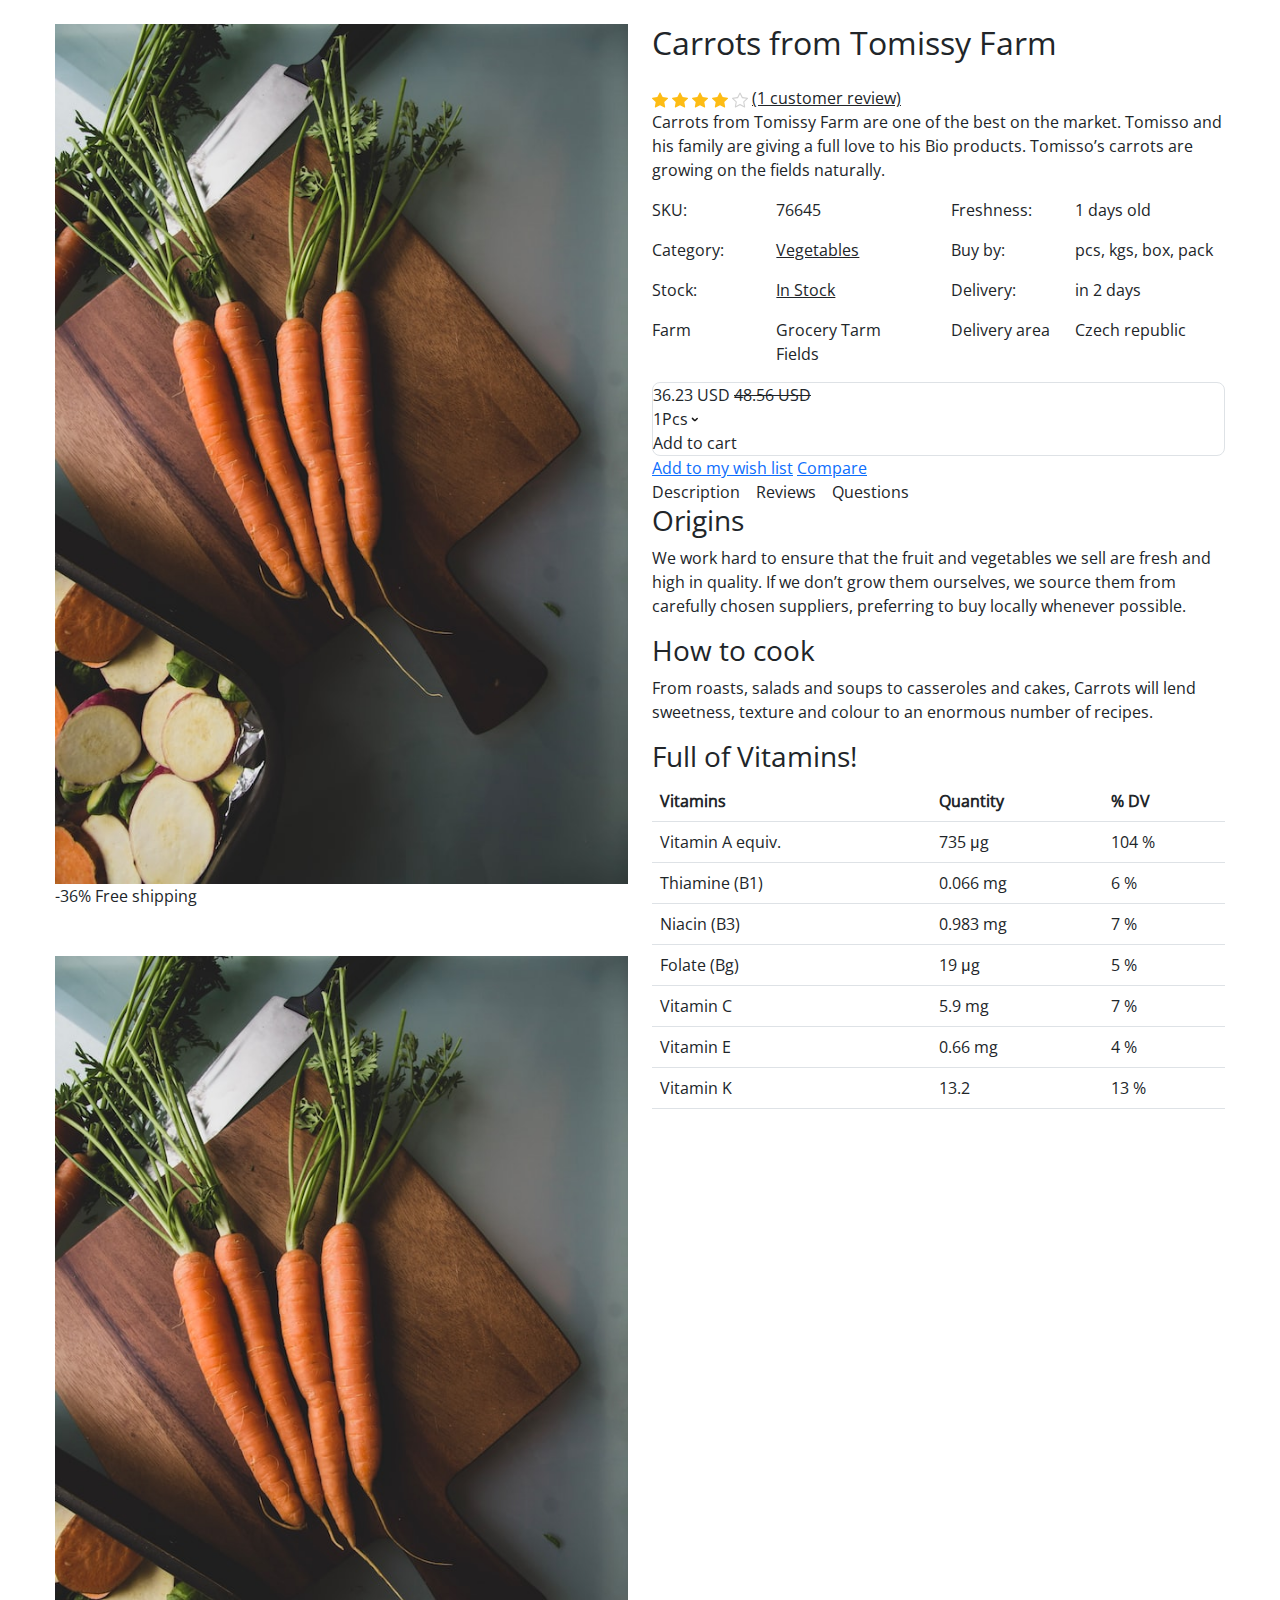
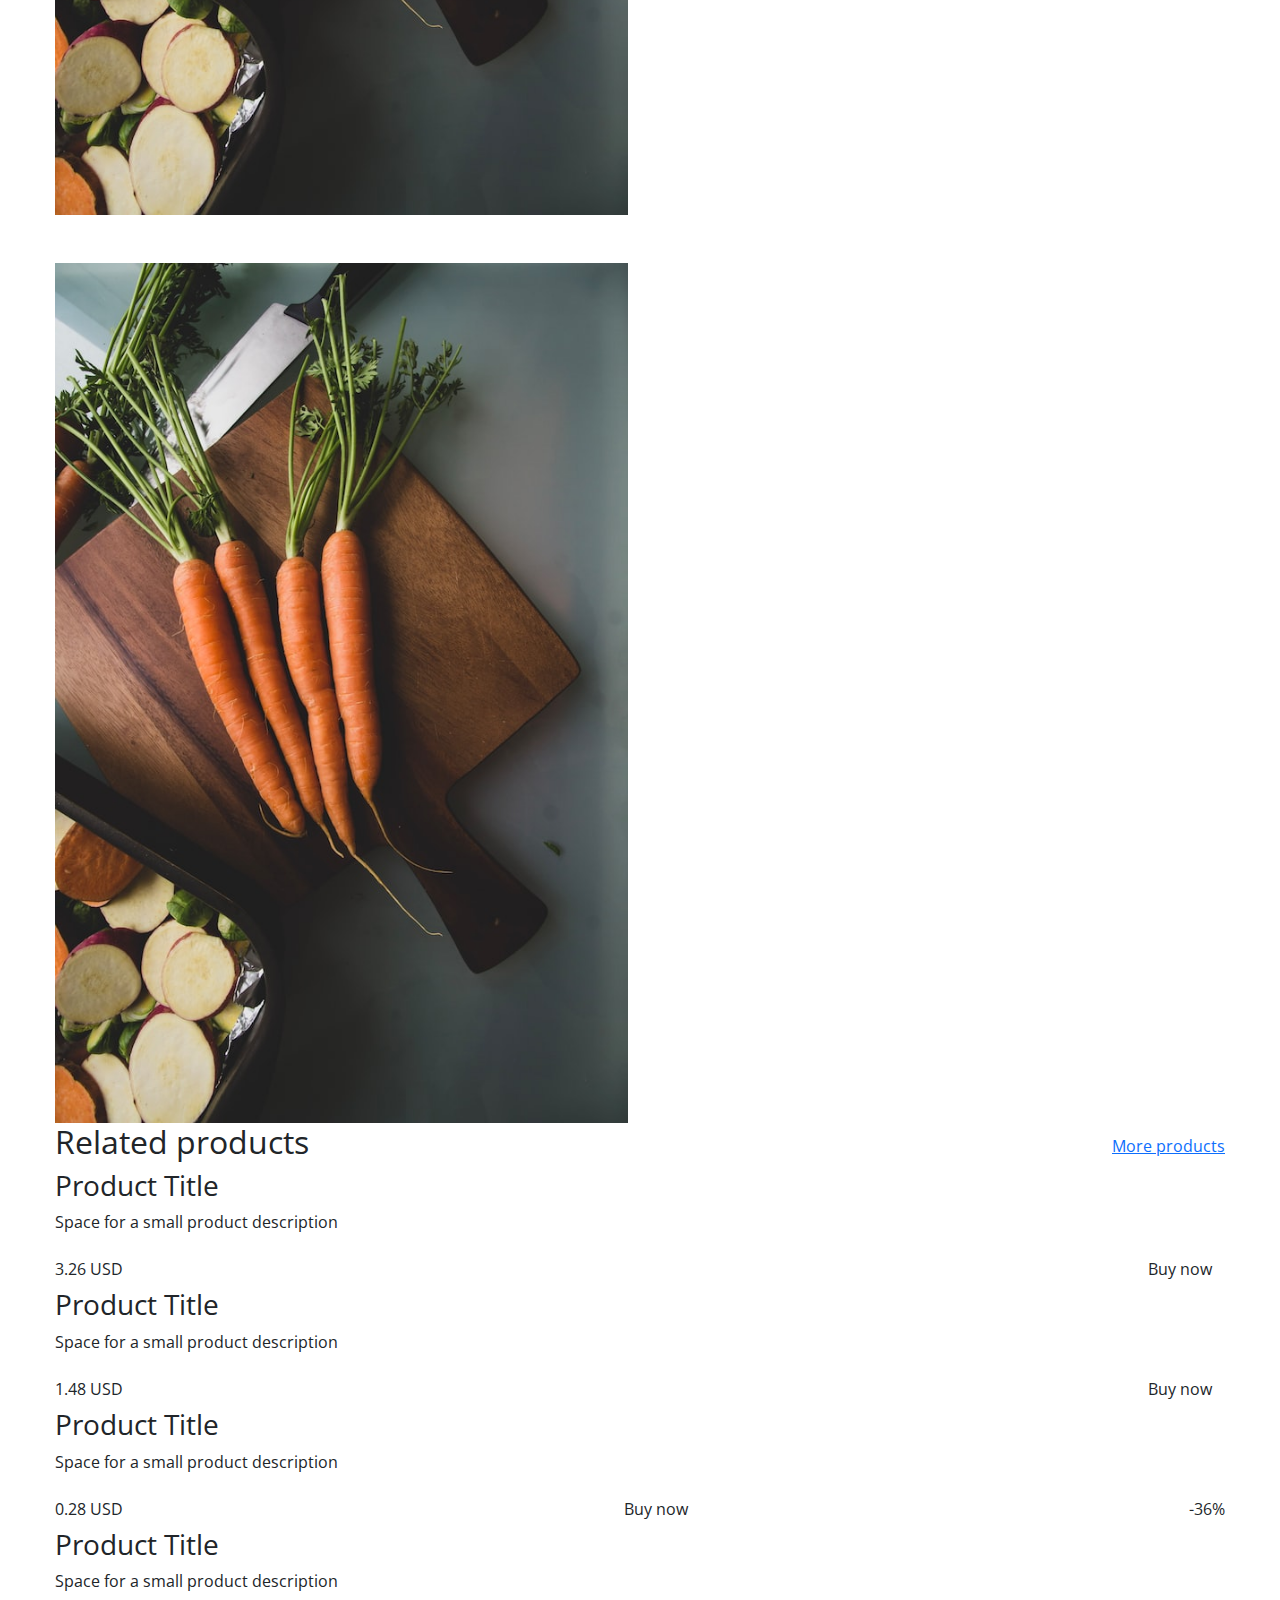
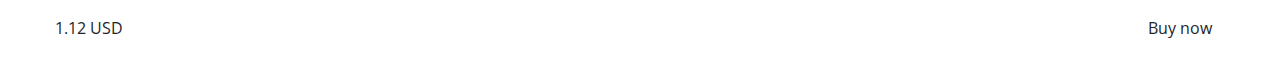
<file: details.html>
<!DOCTYPE html>
<html lang="en">
<head>
  <meta charset="UTF-8">
  <meta http-equiv="X-UA-Compatible" content="IE=edge">
  <meta name="viewport" content="width=device-width, initial-scale=1.0">
  <title>Freshnesecom || Details</title>
  <link rel="stylesheet" href="./css/bootstrap.min.css">
  <link rel="stylesheet" href="./css/main.css">
</head>
<body>

  <main class="site-main">
    <section class="farm pt-4">
      <div class="container">
        <div class="row">
          <div class="col-12 col-lg-6">
            <div class="row">
              <div class="farm-imgbox first-card col-12 col-md-4 col-lg-12 mb-5">
                <img class="farm-img w-100" src="./images/carrot.jpg"
                alt="Tommisy farm carrot">
                <span class="farm-sp">-36%</span>
                <span class="farm-sp free">Free shipping</span>
              </div>
              <div class=" farm-pic col-4 col-lg-12 mb-5">
                <img class="farm-img w-100" src="./images/carrot.jpg"
                alt="Tommisy farm carrot">
              </div>
              <div class="farm-pic col-4 col-lg-12">
                <img class="farm-img w-100" src="./images/carrot.jpg"
                alt="Tommisy farm carrot">
              </div>
            </div>
          </div>
          <div class="col-md-12 col-lg-6">
            <div class="carrot-info">
              <h2 class="carrot-title pb-3">Carrots from Tomissy Farm</h2>
              <div class="stars">
                <svg xmlns="http://www.w3.org/2000/svg" width="16" height="16" fill="#FDBC15" class="bi bi-star-fill" viewBox="0 0 16 16">
                  <path d="M3.612 15.443c-.386.198-.824-.149-.746-.592l.83-4.73L.173 6.765c-.329-.314-.158-.888.283-.95l4.898-.696L7.538.792c.197-.39.73-.39.927 0l2.184 4.327 4.898.696c.441.062.612.636.282.95l-3.522 3.356.83 4.73c.078.443-.36.79-.746.592L8 13.187l-4.389 2.256z"/>
                </svg>
                <svg xmlns="http://www.w3.org/2000/svg" width="16" height="16" fill="#FDBC15" class="bi bi-star-fill" viewBox="0 0 16 16">
                  <path d="M3.612 15.443c-.386.198-.824-.149-.746-.592l.83-4.73L.173 6.765c-.329-.314-.158-.888.283-.95l4.898-.696L7.538.792c.197-.39.73-.39.927 0l2.184 4.327 4.898.696c.441.062.612.636.282.95l-3.522 3.356.83 4.73c.078.443-.36.79-.746.592L8 13.187l-4.389 2.256z"/>
                </svg>
                <svg xmlns="http://www.w3.org/2000/svg" width="16" height="16" fill="#FDBC15" class="bi bi-star-fill" viewBox="0 0 16 16">
                  <path d="M3.612 15.443c-.386.198-.824-.149-.746-.592l.83-4.73L.173 6.765c-.329-.314-.158-.888.283-.95l4.898-.696L7.538.792c.197-.39.73-.39.927 0l2.184 4.327 4.898.696c.441.062.612.636.282.95l-3.522 3.356.83 4.73c.078.443-.36.79-.746.592L8 13.187l-4.389 2.256z"/>
                </svg>
                <svg xmlns="http://www.w3.org/2000/svg" width="16" height="16" fill="#FDBC15" class="bi bi-star-fill" viewBox="0 0 16 16">
                  <path d="M3.612 15.443c-.386.198-.824-.149-.746-.592l.83-4.73L.173 6.765c-.329-.314-.158-.888.283-.95l4.898-.696L7.538.792c.197-.39.73-.39.927 0l2.184 4.327 4.898.696c.441.062.612.636.282.95l-3.522 3.356.83 4.73c.078.443-.36.79-.746.592L8 13.187l-4.389 2.256z"/>
                </svg>
                <svg xmlns="http://www.w3.org/2000/svg" width="16" height="16" fill="#D1D1D1" class="bi bi-star" viewBox="0 0 16 16">
                  <path d="M2.866 14.85c-.078.444.36.791.746.593l4.39-2.256 4.389 2.256c.386.198.824-.149.746-.592l-.83-4.73 3.522-3.356c.33-.314.16-.888-.282-.95l-4.898-.696L8.465.792a.513.513 0 0 0-.927 0L5.354 5.12l-4.898.696c-.441.062-.612.636-.283.95l3.523 3.356-.83 4.73zm4.905-2.767-3.686 1.894.694-3.957a.565.565 0 0 0-.163-.505L1.71 6.745l4.052-.576a.525.525 0 0 0 .393-.288L8 2.223l1.847 3.658a.525.525 0 0 0 .393.288l4.052.575-2.906 2.77a.565.565 0 0 0-.163.506l.694 3.957-3.686-1.894a.503.503 0 0 0-.461 0z"/>
                </svg>

                <span class="review"><u>(1 customer review)</u></span>
              </div>
              <p class="carrot-text">
                Carrots from Tomissy Farm are one of the best on the market. Tomisso and his family are giving a full love to his Bio products. Tomisso’s carrots are growing on the fields naturally.
              </p>
              <div class="row carrot-row">
                <div class="col-12 col-md-6">
                  <div class="row justify-content-start mb-3">
                    <div class="col-5 info-name">
                      SKU:
                    </div>
                    <div class="col-5 info-value">
                      76645
                    </div>
                  </div>
                  <div class="row justify-content-start mb-3">
                    <div class="col-5 info-name">
                      Category:
                    </div>
                    <div class="col-5 info-value">
                      <u>Vegetables</u>
                    </div>
                  </div>
                  <div class="row justify-content-start mb-3">
                    <div class="col-5 info-name">
                      Stock:
                    </div>
                    <div class="col-5 info-value info-green">
                      <u> In Stock </u>
                    </div>
                  </div>
                  <div class="row justify-content-start mb-3">
                    <div class="col-5 info-name ">
                      Farm
                    </div>
                    <div class="col-7 info-value">
                      Grocery Tarm Fields
                    </div>
                  </div>
                </div>
                <div class="col-12 col-md-6">
                  <div class="row justify-content-start mb-3">
                    <div class="col-5 info-name">
                      Freshness:
                    </div>
                    <div class="col-5 info-value">
                      1 days old
                    </div>
                  </div>
                  <div class="row justify-content-start mb-3">
                    <div class="col-5 info-name">
                      Buy by:
                    </div>
                    <div class="col-7 info-value">
                      pcs, kgs, box, pack
                    </div>
                  </div>
                  <div class="row justify-content-start mb-3">
                    <div class="col-5 info-name">
                      Delivery:
                    </div>
                    <div class="col-5 info-value">
                      in 2 days
                    </div>
                  </div>
                  <div class="row justify-content-start mb-3">
                    <div class="col-5 info-name ">
                      Delivery area
                    </div>
                    <div class="col-6 info-value">
                      Czech republic
                    </div>
                  </div>
                </div>
              </div>
              <div class="price-box border rounded-3">
                <div class="price me-2">
                  <span class="new-price">36.23 USD</span>
                  <span class="old-price"><del>48.56 USD</del></span>
                </div>
                <div class="price-wrapper">
                  <div class="slc rounded-4 d-flex align-items-center ms-auto">
                    <span class="slc-item">1</span>
                    <span class="slc-text d-flex align-items-center">Pcs
                      <svg class="arrow-icon" width="13" height="13" viewBox="0 0 13 13" fill="none" xmlns="http://www.w3.org/2000/svg">
                        <path d="M4.4375 5.39999L6.4925 7.455C6.58618 7.54812 6.71291 7.60039 6.845 7.60039C6.97709 7.60039 7.10382 7.54812 7.1975 7.455L9.1975 5.45499" stroke="#151515" stroke-width="1.5" stroke-linecap="round" stroke-linejoin="bevel"/>
                      </svg>
                    </span>
                  </div>
                  <span class="sp-link">Add to cart</span>
                </div>
              </div>
              <span class="slc-product">
                <a class="slc-link" href="#">Add to my wish list</a>
                <a class="slc-link" href="#">Compare</a>
              </span>
              <div class="d-flex align-items-center sel-prod overflow-scroll">
                <div class=" bor-btm slc-info me-3">
                  Description
                </div>
                <div class=" slc-info me-3">
                  Reviews
                </div>
                <div class="slc-info me-3">
                  Questions
                </div>
              </div>
              <h3 class="org-title">Origins</h3>
              <p class="org-text">
                We work hard to ensure that the fruit and vegetables we sell are fresh and high in quality. If we don’t grow them ourselves, we source them from carefully chosen suppliers, preferring to buy locally whenever possible.
              </p>
              <h3 class="org-title">How to cook</h3>
              <p class="org-text">
                From roasts, salads and soups to casseroles and cakes, Carrots will lend sweetness, texture and colour to an enormous number of recipes.
              </p>
              <h3 class="vitamin-title">Full of Vitamins!</h3>
              <table class="table">
                <thead>
                  <tr>
                    <th class="table-header">Vitamins</th>
                    <th class="table-header">Quantity</th>
                    <th class="table-header">% DV</th>
                  </tr>
                </thead>
                <tbody>
                  <tr>
                    <td class="table-item">Vitamin A equiv.</td>
                    <td class="table-item">735 μg</td>
                    <td class="table-item">104 %</td>
                  </tr>
                  <tr>
                    <td class="table-item">Thiamine (B1)</td>
                    <td class="table-item">0.066 mg</td>
                    <td class="table-item">6 %</td>
                  </tr>
                  <tr>
                    <td class="table-item">Niacin (B3)</td>
                    <td class="table-item">0.983 mg</td>
                    <td class="table-item">7 %</td>
                  </tr>
                  <tr>
                    <td class="table-item">Folate (Bg)</td>
                    <td class="table-item">19 μg</td>
                    <td class="table-item">5 %</td>
                  </tr>
                  <tr>
                    <td class="table-item">Vitamin C</td>
                    <td class="table-item">5.9 mg</td>
                    <td class="table-item">7 %</td>
                  </tr>
                  <tr>
                    <td class="table-item">Vitamin E</td>
                    <td class="table-item">0.66 mg</td>
                    <td class="table-item">4 %</td>
                  </tr>
                  <tr>
                    <td class="table-item">Vitamin K</td>
                    <td class="table-item">13.2</td>
                    <td class="table-item">13 %</td>
                  </tr>
                </tbody>
              </table>
            </div>
          </div>
        </div>
      </div>
    </section>

    <sectin class="product-card">
      <div class="container">
        <div class="related-prd d-flex align-items-center justify-content-between">
          <h2 class="related-prd-title d-inline-block">
            Related products
          </h2>
          <a class="prd-link link" href="./blog.html">More products</a>
        </div>
        <ul class="prd-list list-unstyled">
          <li class="prd-item">
            <h3 class="prd-title">Product Title</h3>
            <p class="prd-text">Space for a small product description </p>
            <div class="prices-wrapper d-flex align-items-center justify-content-between">
              <span class="pricess-item">3.26 USD</span>
              <button class="btn prd-btn" type="button">Buy now</button>
            </div>
          </li>
          <li class="prd-item">
            <h3 class="prd-title">Product Title</h3>
            <p class="prd-text">Space for a small product description </p>
            <div class="prices-wrapper d-flex align-items-center justify-content-between">
              <span class="pricess-item">1.48 USD</span>
              <button class="btn prd-btn" type="button">Buy now</button>
            </div>
          </li>
          <li class="prd-item">
            <h3 class="prd-title">Product Title</h3>
            <p class="prd-text">Space for a small product description </p>
            <div class="prices-wrapper d-flex align-items-center justify-content-between">
              <span class="pricess-item">0.28 USD</span>
              <button class="btn prd-btn" type="button">Buy now</button>
              <span class="farm-sp">-36%</span>
            </div>
          </li>
          <li class="prd-item">
            <h3 class="prd-title">Product Title</h3>
            <p class="prd-text">Space for a small product description </p>
            <div class="prices-wrapper d-flex align-items-center justify-content-between">
              <span class="pricess-item">1.12 USD</span>
              <button class="btn prd-btn" type="button">Buy now</button>
            </div>
          </li>
        </ul>
      </div>
    </sectin>
  </main>

</body>
</html>
</file>
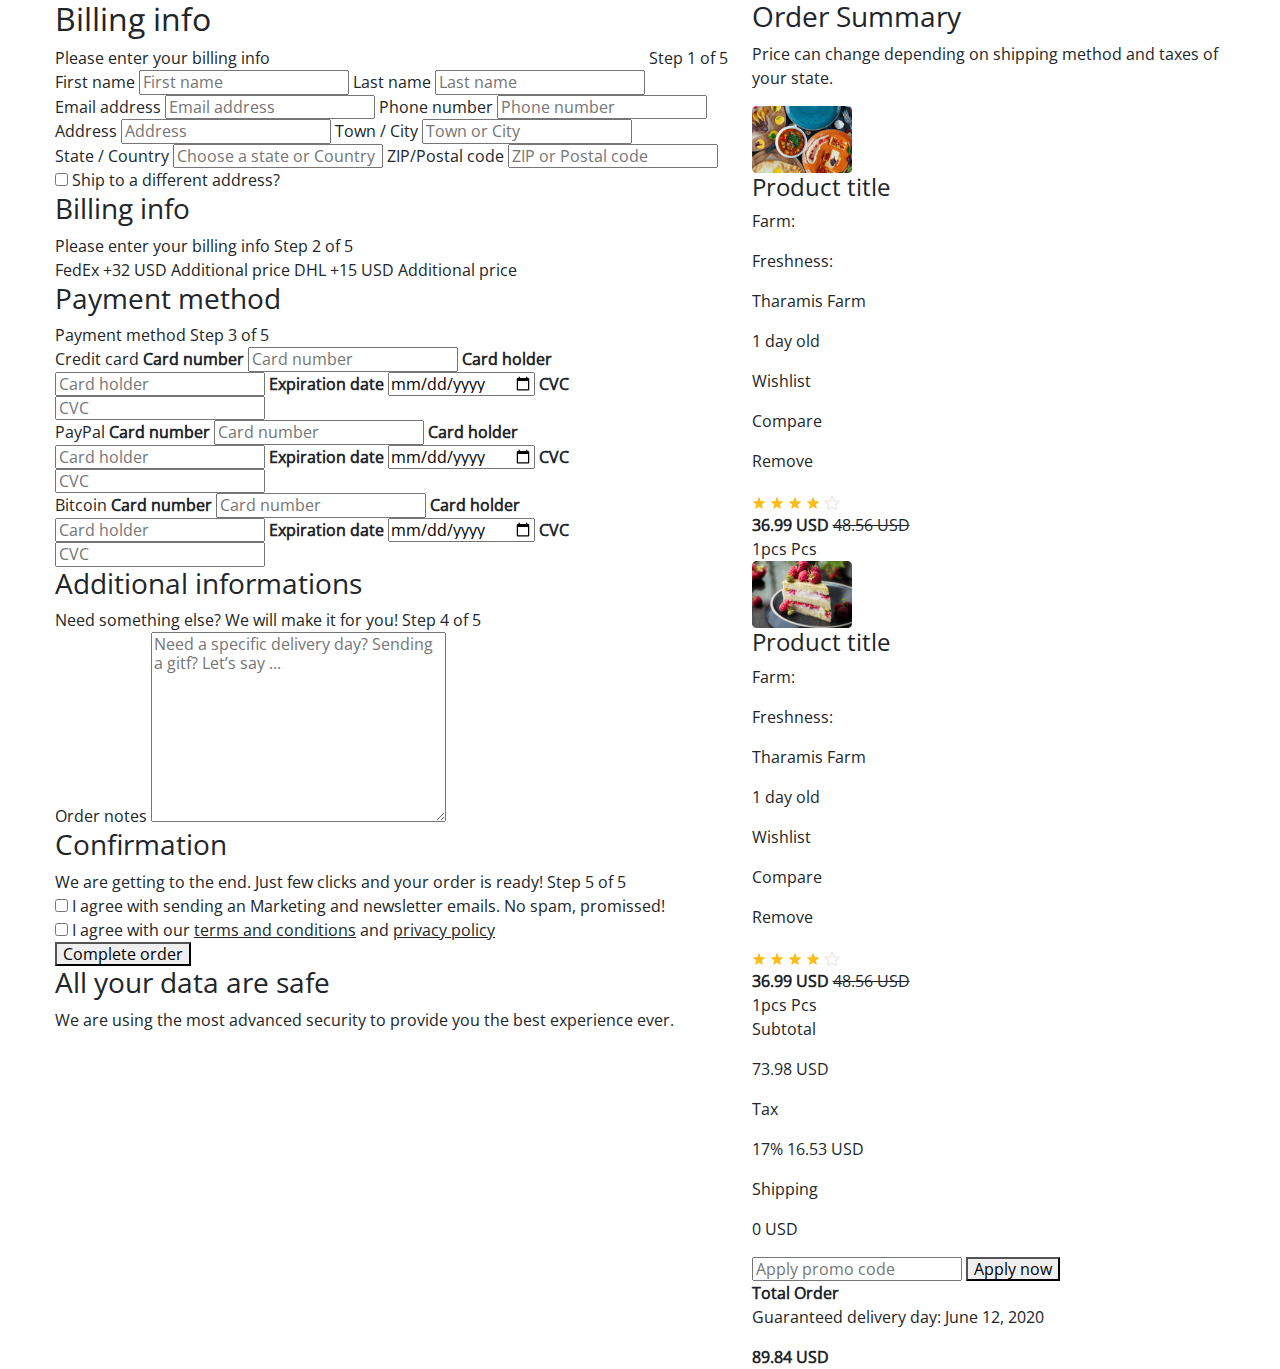
<file: form.html>
<!DOCTYPE html>
<html lang="en">
<head>
  <meta charset="UTF-8">
  <meta http-equiv="X-UA-Compatible" content="IE=edge">
  <meta name="viewport" content="width=device-width, initial-scale=1.0">
  <title>Freshnesecom || Checkout</title>
  <link rel="stylesheet" href="./css/bootstrap.min.css">
  <link rel="stylesheet" href="./css/main.css">
</head>
<body>
  <main class="site-main">
    <section class="form-wrapper">
      <div class="container">
        <div class="row">
          <form class="form-checkout col-lg-7" method="post" action="https://echo.htmlacademy.ru/courses" autocomplete="off">
            <h2 class="form__title">Billing info</h2>
            <span class="form-info-box d-flex align-content-center justify-content-between">
              <span class="span-info">
                Please enter your billing info
              </span>
              <span class="span-info">
                Step 1 of 5
              </span>
            </span>
            <div class="label-box">
              <label class="form-top-label">
                First name
                <input class="form-top-input" type="text" name="user_name" placeholder="First name">
              </label>
              <label class="form-top-label">
                Last name
                <input class="form-top-input" type="text" name="user_lastname" placeholder="Last name">
              </label>
            </div>
            <div class="label-box">
              <label class="form-top-label">
                Email address
                <input class="form-top-input" type="email" name="user_email" placeholder="Email address">
              </label>
              <label class="form-top-label">
                Phone number
                <input class="form-top-input" type="tel" name="user_phone_number" placeholder="Phone number">
              </label>
            </div>
            <div class="label-box">
              <label class="form-top-label">
                Address
                <input class="form-top-input" type="text" name="user_addres" placeholder="Address">
              </label>
              <label class="form-top-label">
                Town / City
                <input class="form-top-input" type="text" name="user_live_place" placeholder="Town or City">
              </label>
            </div>
            <div class="label-box">
              <label class="form-top-label">
                State / Country
                <input class="form-top-input" type="text" name="user_country" placeholder="Choose a state or Country">
              </label>
              <label class="form-top-label">
                ZIP/Postal code
                <input class="form-top-input" type="text" name="user_file" placeholder="ZIP or Postal code">
              </label>
            </div>

            <div class="user-different-address-box">
              <label class="contact-person-info-check">
                <input class="contact-address-checkbox" type="checkbox"
                name="accept_difference_address" value="agree" required>
                <span class="address-check-input"></span>
                Ship to a different address?
              </label>
            </div>



            <div class="billing-method-main">
              <div class="contact-billing-titles">
                <h3 class="billing-title">Billing info</h3>
                <div class="billing-steps">
                  <span class="biling-steps-info">Please enter your billing info</span>
                  <span class="biling-steps-info">Step 2 of 5</span>
                </div>
              </div>
              <div class="method-input-box">
                <label class="method-inputs-label">
                  <input class="billing-method-input visually-hidden" type="radio"
                  name="billing-method" value="FedEx" id="billing-method-fedex">
                  <span class="method-billing-companies">
                    <span class="method-billing-round"></span>
                    <span class="method-billing-company-name">FedEx</span>
                  </span>
                  <span class="method-input-price"><span class="method-delivery-price">+32 USD
                  </span>
                  Additional
                  price</span>
                  <span class="method-input-bg"></span>
                </label>
                <label class="method-inputs-label">
                  <input class="billing-method-input visually-hidden" type="radio"
                  name="billing-method" value="DHL" id="billing-method-dhl">
                  <span class="method-billing-companies">
                    <span class="method-billing-round"></span>
                    <span class="method-billing-company-name">DHL</span>
                  </span>
                  <span class="method-input-price"><span class="method-delivery-price">+15 USD
                  </span>
                  Additional
                  price</span>



                  <span class="method-input-bg method-dhl"></span>
                </label>
              </div>
            </div>

            <div class="payment-method">
              <div class="contact-billing-titles">
                <h3 class="billing-title">Payment method</h3>
                <div class="billing-steps">
                  <span class="biling-steps-info">Payment method</span>
                  <span class="biling-steps-info">Step 3 of 5</span>
                </div>
              </div>
              <div class="payment-method-box">
                <label class="payment-method-input-label-main">
                  <input class="payment-method-input visually-hidden" type="radio"
                  name="payment-method" value="VISA">
                  <span class="payment-method-label">
                    <span class="payment-method-label-main">
                      <span class="payment-method-companies">
                        <span class="payment-method-round"></span>
                        <span class="payment-method-company-name">Credit card</span>
                      </span>
                      <span class="method-input-bg card-credit-card"></span>
                    </span>
                    <span class="payment-method-info">
                      <span class="card-number-input-box">
                        <strong class="card-input-title">Card number</strong>
                        <input class="payment-method-card-info-input" type="number"
                        name="user_card_number" aria-label="card-number"
                        placeholder="Card number">
                      </span>
                      <span class="payment-method-other-info-box">
                        <span class="card-holder-input-box">
                          <strong class="card-input-title">Card holder</strong>
                          <input
                          class="payment-method-card-info-input payment-method-card-info-input--holder"
                          type="text" name="user_card_holder" aria-label="card-holder"
                          placeholder="Card holder">
                        </span>
                        <span class="payment-card-data">
                          <span
                          class="card-expiration-input-box card-payment-data card-payment-data--expiration">
                          <strong class="card-input-title">Expiration date</strong>
                          <input
                          class="payment-method-card-info-input payment-method-card-data-input"
                          type="date" name="user_card_data"
                          aria-label="card-expiration-date">
                        </span>



                        <span class="card-cvc-input-box card-payment-data">
                          <strong class="card-input-title"> CVC</strong>
                          <input
                          class="payment-method-card-info-input payment-method-card-data-input"
                          type="number" name="user_card_cvc" aria-label="card-cvc"
                          placeholder="CVC">
                        </span>
                      </span>
                    </span>
                  </span>
                </span>
              </label>

              <label class="payment-method-input-label-main">
                <input class="payment-method-input visually-hidden" type="radio"
                name="payment-method" value="PayPal">
                <span class="payment-method-label">
                  <span class="payment-method-label-main">
                    <span class="payment-method-companies">
                      <span class="payment-method-round"></span>
                      <span class="payment-method-company-name">PayPal</span>
                    </span>
                    <span class="method-input-bg card-paypal"></span>
                  </span>
                  <span class="payment-method-info">
                    <span class="card-number-input-box">
                      <strong class="card-input-title">Card number</strong>
                      <input class="payment-method-card-info-input" type="number"
                      name="user_card_number_2" aria-label="card-number"
                      placeholder="Card number">
                    </span>
                    <span class="payment-method-other-info-box">
                      <span class="card-holder-input-box">
                        <strong class="card-input-title">Card holder</strong>
                        <input
                        class="payment-method-card-info-input payment-method-card-info-input--holder"
                        type="text" name="user_card_holder_2"
                        aria-label="card-holder" placeholder="Card holder">
                      </span>
                      <span class="payment-card-data">
                        <span
                        class="card-expiration-input-box card-payment-data card-payment-data--expiration">
                        <strong class="card-input-title">Expiration date</strong>
                        <input
                        class="payment-method-card-info-input payment-method-card-data-input"
                        type="date" name="user_card_data_2"
                        aria-label="card-expiration-date">



                      </span>
                      <span class="card-cvc-input-box card-payment-data">
                        <strong class="card-input-title"> CVC</strong>
                        <input
                        class="payment-method-card-info-input payment-method-card-data-input"
                        type="number" name="user_card_cvc_2"
                        aria-label="card-cvc" placeholder="CVC">
                      </span>
                    </span>
                  </span>
                </span>
              </span>
            </label>

            <!-- <label class="payment-method-label"> -->
              <label class="payment-method-input-label-main">
                <input class="payment-method-input visually-hidden" type="radio"
                name="payment-method" value="bitcion">
                <span class="payment-method-label">
                  <span class="payment-method-label-main">
                    <span class="payment-method-companies">
                      <span class="payment-method-round"></span>
                      <span class="payment-method-company-name">Bitcoin</span>
                    </span>
                    <span class="method-input-bg card-bitcoin"></span>
                  </span>
                  <span class="payment-method-info">
                    <span class="card-number-input-box">
                      <strong class="card-input-title">Card number</strong>
                      <input class="payment-method-card-info-input" type="number"
                      name="user_card_number_3" aria-label="card-number"
                      placeholder="Card number">
                    </span>
                    <span class="payment-method-other-info-box">
                      <span class="card-holder-input-box">
                        <strong class="card-input-title">Card holder</strong>
                        <input
                        class="payment-method-card-info-input payment-method-card-info-input--holder"
                        type="text" name="user_card_holder_3"
                        aria-label="card-holder" placeholder="Card holder">
                      </span>
                      <span class="payment-card-data">
                        <span
                        class="card-expiration-input-box card-payment-data card-payment-data--expiration">
                        <strong class="card-input-title">Expiration date</strong>
                        <input
                        class="payment-method-card-info-input payment-method-card-data-input"                type="date" name="user_card_data_3"
                        aria-label="card-expiration-date">
                      </span>
                      <span class="card-cvc-input-box card-payment-data">
                        <strong class="card-input-title"> CVC</strong>
                        <input
                        class="payment-method-card-info-input payment-method-card-data-input"
                        type="number" name="user_card_cvc_3"
                        aria-label="card-cvc" placeholder="CVC">
                      </span>
                    </span>
                  </span>
                </span>
              </span>
            </label>
          </div>
        </div>
        <div class="additional-info">
          <div class="contact-billing-titles">
            <h3 class="billing-title">Additional informations</h3>
            <div class="billing-steps">
              <span class="biling-steps-info biling-steps-info--additional">Need something
                else?
                We will make it
                for you!</span>
                <span class="biling-steps-info biling-steps-info--additional">Step 4 of 5</span>
              </div>
            </div>
            <label class="additional-info-label">Order notes
              <textarea class="additional-info-message" name="user_order_notes" cols="30"
              rows="10"
              placeholder="Need a specific delivery day? Sending a gitf? Let’s say ..."></textarea>
            </label>
          </div>
          <div class="confirmation-box">
            <div class="contact-billing-titles">
              <h3 class="billing-title">Confirmation</h3>
              <div class="billing-steps">
                <span class="biling-steps-info biling-steps-info--additional">We are getting to
                  the
                  end. Just few
                  clicks and your order is ready!
                </span>
                <span class="biling-steps-info biling-steps-info--additional">Step 5 of 5</span>
              </div>
            </div>
            <div class="confirmation-label-box">
              <label class="confirmation-label">
                <input class="confirmation-agree-input" type="checkbox"
                name="agree_marketing_emails" value="agree_to_emails" required>
                <span class="address-check-input"></span>
                I agree with sending an Marketing and newsletter emails. No spam, promissed!
              </label>
              <label class="confirmation-label">
                <input class="confirmation-agree-input" type="checkbox"
                name="agree_privacy_politcs" value="agree_to_pravicy_policy" required>
                <span class="address-check-input">
                  I agree with our <u> terms and conditions</u> and <u> privacy policy</u>
                </span>
              </label>
            </div>
          </div>
          <button class="contact-send-btn" type="submit">Complete order</button>
          <div class="user-privacy">
            <h3 class="user-privacy-title">All your data are safe</h3>
            <p class="user-privacy-text">We are using the most advanced security to provide you the
              best
              experience
              ever.
            </p>
          </div>
           </form>

         <div class="order-summary col-lg-5">
          <div class="order-summary-title-box">
            <h3 class="order-summary-title">Order Summary</h3>
            <p class="order-summary-text">Price can change depending on shipping method and taxes of
              your
              state.
            </p>
          </div>
          <div class="order-summary-product-full-box">
            <div class="order-summary-product-box">
              <div class="order-summary-product-main">
                <img src="./images/order-summary-product-1.jpg" width="100" height="67"
                alt="Our product on contact page"
                srcset="./images/order-summary-product-1.jpg 1x ,./images/order-summary-product-1@2x.jpg 2x">
                <div class="order-summary-product-title-box">
                  <h4 class="order-summary-product-title">Product title</h4>
                  <div class="order-summary-product-info">
                    <div class="order-summary-product-info-text-box">
                      <p class="order-summary-product-info-text">Farm:</p>
                      <p class="order-summary-product-info-text">Freshness:</p>
                    </div>
                    <div class="order-summary-product-text-info-box">
                      <p
                      class="order-summary-product-info-text order-summary-product-text-info">
                      Tharamis Farm</p>
                      <p
                      class="order-summary-product-info-text order-summary-product-text-info">
                      1
                      day old</p>
                    </div>
                  </div>
                </div>
              </div>
              <div class="order-summary-product-price-full-info">
                <div class="order-summary-product-price-info">
                  <div class="order-summary-product-price-category">
                    <p class="order-summary-product-price-category-text">Wishlist</p>
                    <p class="order-summary-product-price-category-text">Compare</p>
                    <p class="order-summary-product-price-category-text">Remove</p>
                  </div>
                  <div class="order-summary-product-price-box">
                    <div class="order-summary-product-star-box">
                      <img src="./images/star-icon.svg" width="14" height="13" alt="">
                      <img src="./images/star-icon.svg" width="14" height="13" alt="">
                      <img src="./images/star-icon.svg" width="14" height="13" alt="">
                      <img src="./images/star-icon.svg" width="14" height="13" alt="">
                      <img src="./images/star-gray-icon.svg" alt="">
                    </div>
                    <strong class="order-summary-product-active-price">36.99 USD</strong>
                    <del class="order-summary-product-last-price">48.56 USD</del>
                  </div>
                </div>
                <div class="order-summary-product-pcs">
                  <span
                  class="order-summary-product-pcs-text order-summary-product-pcs-previous">1pcs</span>
                  <span
                  class="order-summary-product-pcs-text order-summary-product-pcs-active">Pcs</span>
                </div>
              </div>
            </div>
            <div class="order-summary-product-box">
              <div class="order-summary-product-main">
                <img src="./images/order-summary-product-2.jpg" width="100" height="67"
                alt="Our product on contact page"
                srcset="./images/order-summary-product-2.jpg 1x ,./images/order-summary-product-2@2x.jpg 2x">
                <div class="order-summary-product-title-box">
                  <h4 class="order-summary-product-title">Product title</h4>
                  <div class="order-summary-product-info">
                    <div class="order-summary-product-info">
                      <div class="order-summary-product-info-text-box">
                        <p class="order-summary-product-info-text">Farm:</p>
                        <p class="order-summary-product-info-text">Freshness:</p>
                      </div>
                      <div class="order-summary-product-text-info-box">
                        <p
                        class="order-summary-product-info-text order-summary-product-text-info">
                        Tharamis Farm</p>
                        <p
                        class="order-summary-product-info-text order-summary-product-text-info">
                        1 day old</p>
                      </div>
                    </div>
                  </div>
                </div>
              </div>
              <div class="order-summary-product-price-full-info">
                <div class="order-summary-product-price-info">
                  <div class="order-summary-product-price-category">
                    <p class="order-summary-product-price-category-text">Wishlist</p>
                    <p class="order-summary-product-price-category-text">Compare</p>
                    <p class="order-summary-product-price-category-text">Remove
                    </p>
                  </div>
                  <div class="order-summary-product-price-box">
                    <div class="order-summary-product-star-box">
                      <img src="./images/star-icon.svg" width="14" height="13" alt="">
                      <img src="./images/star-icon.svg" width="14" height="13" alt="">
                      <img src="./images/star-icon.svg" width="14" height="13" alt="">
                      <img src="./images/star-icon.svg" width="14" height="13" alt="">
                      <img src="./images/star-gray-icon.svg" alt="">
                    </div>
                    <strong class="order-summary-product-active-price">36.99 USD</strong>
                    <del class="order-summary-product-last-price">48.56 USD</del>
                  </div>
                </div>
                <div class="order-summary-product-pcs">
                  <span
                  class="order-summary-product-pcs-text order-summary-product-pcs-previous">1pcs</span>
                  <span
                  class="order-summary-product-pcs-text order-summary-product-pcs-active">Pcs</span>
                </div>
              </div>
            </div>
          </div>
          <div class="order-summary-price-total-box">
            <div class="order-summary-price-total">
              <div class="order-summary-price-total-text-box">
                <p class="order-summary-price-total-text">Subtotal</p>
                <p class="order-summary-price-total-info">73.98 USD</p>
              </div>
              <div class="order-summary-price-total-text-box">
                <p class="order-summary-price-total-text">Tax</p>
                <p class="order-summary-price-total-info">17% 16.53 USD</p>
              </div>
              <div class="order-summary-price-total-text-box">
                <p class="order-summary-price-total-text">Shipping</p>
                <p class="order-summary-price-total-info">0 USD</p>
              </div>
            </div>
          </div>
          <form class="order-summary-price-total-form" action="https://echo.htmlacademy.ru/courses"

          autocomplete="off" method="POST">
          <div class="order-summary-price-total-input-box">
            <input class="order-summary-price-total-input" aria-label="Apply promo code"
            name="user_promo_code" placeholder="Apply promo code" type="text" required>
            <button class="order-summary-price-total-btn" type="submit">Apply now</button>
          </div>
        </form>

        <div class="order-summary-total-price-main-box">
          <div class="order-summary-total-price-info">
            <strong class="order-summary-total-price-info-sum-text">Total Order</strong>
            <p class="order-summary-total-price-info-text">Guaranteed delivery day: <time
              datetime="2020-06-12">June 12, 2020</time>
            </p>
          </div>
          <strong class="order-summary-total-price-box-price">89.84 USD
          </strong>
        </div>

         </div>
        </div>
      </div>


    </section>
  </main>
</body>
</html>
</file>
<file: css/main.css>
/* VARIABLES */
:root {
  --light-background: #f2ece4;
  --light-text: #036;
 
}

 
html {
  line-height: 1.15; 
  -webkit-text-size-adjust: 100%;  
}
 
body {
  margin: 0;
}

 
main {
  display: block;
}

 
h1 {
  font-size: 2em;
  margin: 0.67em 0;
}

 
 
hr {
  -webkit-box-sizing: content-box;
          box-sizing: content-box;  
  height: 0; 
  overflow: visible;  
}

 
pre {
  font-family: monospace, monospace; 
  font-size: 1em;  
}

 
a {
  background-color: transparent;
}

 
abbr[title] {
  border-bottom: none;  
  text-decoration: underline; 
  -webkit-text-decoration: underline dotted;
          text-decoration: underline dotted;  
}

 
b,
strong {
  font-weight: bolder;
}

 
code,
kbd,
samp {
  font-family: monospace, monospace; 
  font-size: 1em;  
}

 
small {
  font-size: 80%;
}
 
sub,
sup {
  font-size: 75%;
  line-height: 0;
  position: relative;
  vertical-align: baseline;
}

sub {
  bottom: -0.25em;
}

sup {
  top: -0.5em;
}

 
img {
  border-style: none;
}

 
button,
input,
optgroup,
select,
textarea {
  font-family: inherit; /* 1 */
  font-size: 100%; /* 1 */
  line-height: 1.15; /* 1 */
  margin: 0; /* 2 */
}

 
button,
input { /* 1 */
  overflow: visible;
}

 
button,
select {  
  text-transform: none;
}
 
button,
[type=button],
[type=reset],
[type=submit] {
  -webkit-appearance: button;
}
 
button::-moz-focus-inner,
[type=button]::-moz-focus-inner,
[type=reset]::-moz-focus-inner,
[type=submit]::-moz-focus-inner {
  border-style: none;
  padding: 0;
}

 
button:-moz-focusring,
[type=button]:-moz-focusring,
[type=reset]:-moz-focusring,
[type=submit]:-moz-focusring {
  outline: 1px dotted ButtonText;
}

 
fieldset {
  padding: 0.35em 0.75em 0.625em;
}

/**
 * 1. Correct the text wrapping in Edge and IE.
 * 2. Correct the color inheritance from `fieldset` elements in IE.
 * 3. Remove the padding so developers are not caught out when they zero out
 *    `fieldset` elements in all browsers.
 */
legend {
  -webkit-box-sizing: border-box;
          box-sizing: border-box; /* 1 */
  color: inherit; /* 2 */
  display: table; /* 1 */
  max-width: 100%; /* 1 */
  padding: 0; /* 3 */
  white-space: normal; /* 1 */
}

 
progress {
  vertical-align: baseline;
}

 
textarea {
  overflow: auto;
}

/**
 * 1. Add the correct box sizing in IE 10.
 * 2. Remove the padding in IE 10.
 */
[type=checkbox],
[type=radio] {
  -webkit-box-sizing: border-box;
          box-sizing: border-box; /* 1 */
  padding: 0; /* 2 */
}

/**
 * Correct the cursor style of increment and decrement buttons in Chrome.
 */
[type=number]::-webkit-inner-spin-button,
[type=number]::-webkit-outer-spin-button {
  height: auto;
}

/**
 * 1. Correct the odd appearance in Chrome and Safari.
 * 2. Correct the outline style in Safari.
 */
[type=search] {
  -webkit-appearance: textfield; /* 1 */
  outline-offset: -2px; /* 2 */
}

/**
 * Remove the inner padding in Chrome and Safari on macOS.
 */
[type=search]::-webkit-search-decoration {
  -webkit-appearance: none;
}

/**
 * 1. Correct the inability to style clickable types in iOS and Safari.
 * 2. Change font properties to `inherit` in Safari.
 */
::-webkit-file-upload-button {
  -webkit-appearance: button; /* 1 */
  font: inherit; /* 2 */
}

/* Interactive
  */
/*
 * Add the correct display in Edge, IE 10+, and Firefox.
 */
details {
  display: block;
}

/*
 * Add the correct display in all browsers.
 */
summary {
  display: list-item;
}

/* Misc
  */
/**
 * Add the correct display in IE 10+.
 */
template {
  display: none;
}

/**
 * Add the correct display in IE 10.
 */
[hidden] {
  display: none;
}

/* FONTS */
@font-face {
  font-family: "Open Sans";
  font-style: normal;
  font-weight: 400;
  src: local(""), url("../fonts/open-sans-v34-latin_cyrillic-regular.woff2") format("woff2"), url("../fonts/open-sans-v34-latin_cyrillic-regular.woff") format("woff"); /* Chrome 6+, Firefox 3.6+, IE 9+, Safari 5.1+ */
}
@font-face {
  font-family: "Poppins";
  font-style: normal;
  font-weight: 500;
  src: local(""), url("../fonts/poppins-v20-latin-500.woff2") format("woff2"), url("../fonts/poppins-v20-latin-500.woff") format("woff"); /* Chrome 6+, Firefox 3.6+, IE 9+, Safari 5.1+ */
}
/* poppins-600 - latin */
@font-face {
  font-family: "Poppins";
  font-style: normal;
  font-weight: 600;
  src: local(""), url("../fonts/poppins-v20-latin-600.woff2") format("woff2"), url("../fonts/poppins-v20-latin-600.woff") format("woff"); /* Chrome 6+, Firefox 3.6+, IE 9+, Safari 5.1+ */
}
/* poppins-700 - latin */
@font-face {
  font-family: "Poppins";
  font-style: normal;
  font-weight: 700;
  src: local(""), url("../fonts/poppins-v20-latin-700.woff2") format("woff2"), url("../fonts/poppins-v20-latin-700.woff") format("woff"); /* Chrome 6+, Firefox 3.6+, IE 9+, Safari 5.1+ */
}
/* GENERAL */
* {
  -webkit-box-sizing: border-box;
          box-sizing: border-box;
}

*::before,
*::after {
  -webkit-box-sizing: inherit;
          box-sizing: inherit;
}

html {
  height: 100%;
}

img {
  height: auto;
}

body {
  display: -webkit-box;
  display: -ms-flexbox;
  display: flex;
  -webkit-box-orient: vertical;
  -webkit-box-direction: normal;
      -ms-flex-direction: column;
          flex-direction: column;
  height: 100%;
  margin: 0;
  padding: 0;
  font-family: "Open Sans", "Arial", sans-serif;
}

/* STICKY-FOOTER */
.site-main {
  -webkit-box-flex: 1;
      -ms-flex-positive: 1;
          flex-grow: 1;
}

/* VISUALLY-HIDDEN */
.visually-hidden {
  position: absolute;
  width: 1px;
  height: 1px;
  margin: -1px;
  padding: 0;
  border: 0;
  white-space: nowrap;
  -webkit-clip-path: inset(100%);
          clip-path: inset(100%);
  clip: rect(0 0 0 0);
  overflow: hidden;
}

/* CONTAINER */
.container {
  width: 100%;
  max-width: 1210px;
  margin: 0 auto;
  padding: 0 20px;
}

  main
.vegetablse {
  padding-top: 15px;
  padding-bottom: 16px;
}

a:hover {
  color: #fff;
}

.vegetabls__hreft {
  text-decoration: none;
  font-weight: 400;
  font-size: 12px;
  line-height: 16px;
  color: #a9a9a9;
}

.vegetabls__hreft-twoo {
  text-decoration: none;
  font-weight: 400;
  font-size: 12px;
  line-height: 16px;
  color: #151515;
}

.fruit {
  margin-bottom: 24px;
}

.frut__box {
  padding: 0 8px;
}

.fruit__big-text {
  margin: 0;
  font-family: "Poppins";
  font-style: normal;
  font-weight: 600;
  font-size: 32px;
 
.breadcrumb-item::before {
  color: #A9A9A9 !important;
}
.breadcrumb-item a {
  color: #A9A9A9 !important;
  text-decoration: none;
}

.hero__top {
  margin-bottom: 56px;
}

.blog-headingg {
  font-family: "Poppins";
  font-size: 32px;
  font-weight: 600;
  main
  line-height: 48px;
  color: #151515;
}

 main
.fruit__button {
  display: -webkit-box;
  display: -ms-flexbox;
  display: flex;
  -webkit-box-align: center;
      -ms-flex-align: center;
          align-items: center;
  border: none;
  background-color: transparent;
  font-weight: 400;
  font-size: 17px;
  line-height: 16px;
  color: #151515;
}

.fruit__button-twoo {
  font-weight: 400;
  font-size: 17px;
  line-height: 16px;
  color: #a9a9a9;
}

@media screen and (max-width: 992px) {
  .fruit__button-twoo {
    display: none;
  }
}
.fruit__button-three {
  display: inline-block;
  text-align: center;
  padding: 2px 8px;
  padding-bottom: 4px;
  background-color: #f4f8ec;
  border-radius: 12px;
}

.botton-color {
  color: #151515;
}

.butoon__hreft {
  stroke: #a9a9a9;
}

.botton-color .butoon__hreft {
  stroke: #6a983c;
}

.knop__chekbox {
  padding-left: 17px;
  padding-right: 11px;
  padding-top: 7px;
  padding-bottom: 8px;
  display: inline-block;
  background: #f9f9f9;
  border: 1px solid #d1d1d1;
  border-radius: 12px;
}

.button-broken {
  margin-left: 11px;
  font-family: "Poppins";
  font-style: normal;
  font-weight: 600;
  font-size: 12px;
  line-height: 18px;
  color: #151515;
  background: #f9f9f9;
  border: 1px solid #d1d1d1;
  border-radius: 12px;
}

.radio-broken {
  display: inline-block;
  padding: 6px 18px;
  background: #f9f9f9;
  border: 1px solid #d1d1d1;
  border-radius: 12px;
}

.span-botton {
  margin: 0 24px;
  width: 2px;
  height: 20px;
  background: #d1d1d1;
}

.form-select {
  border: none;
  background-color: transparent;
}

.form-selects {
  background-color: #f4f8ec;
  border-radius: 12px;
  border: none;
  -webkit-appearance: none;
     -moz-appearance: none;
          appearance: none;
}

.applied-one {
  font-family: "Poppins";
  font-style: normal;
  font-weight: 600;
  font-size: 12px;
  line-height: 18px;
  color: #a9a9a9;
}

.form-selects {
  font-family: "Poppins";
  font-style: normal;
  font-weight: 600;
  font-size: 12px;
  line-height: 18px;
  color: #6a983c;
  outline: #f4f8ec;
}

.form-selects__button {
  width: 7px;
  height: 7px;
  margin-left: 6px;
  border: none;
  background-image: url("/images/x-knop.svg");
  background-repeat: no-repeat;
  background-size: contain;
  outline: #f4f8ec;
}

.knop__chekbox {
  margin-right: 16px;
}

@media screen and (max-width: 997px) {
  .knop__chekbox {
    margin-right: 0px;
  }
  .fruit__big-text {
    font-size: 29px;
    line-height: 24px;
    margin-right: 15px;
  }
  .knop__box {
    -ms-flex-wrap: wrap;
        flex-wrap: wrap;
    -webkit-box-align: center;
        -ms-flex-align: center;
            align-items: center;
    -webkit-box-pack: center;
        -ms-flex-pack: center;
            justify-content: center;
    -webkit-box-orient: vertical;
    -webkit-box-direction: normal;
        -ms-flex-direction: column;
            flex-direction: column;
  }
  .radio-broken {
    margin: 0;
    margin-top: 10px;
  }
  .knop__text {
    -webkit-box-align: center;
        -ms-flex-align: center;
            align-items: center;
 
@media only screen and (max-width: 992px) {
  .blog-headingg {
    margin-bottom: 0;
    font-size: 29px;
  }
}
.layoutt img {
  display: inline-block;
}

.blog-hero__left {
  position: relative;
}

.blog-hero__left-txt {
  position: absolute;
  top: 18px;
  left: 20px;
  width: 100%;
  max-width: 380px;
}

.blog-hero__right-txt {
  position: absolute;
  top: 18px;
  left: 20px;
}

.blog-hero__txt-box {
  width: 380px;
}

@media only screen and (min-width: 1200px) {
  .hero-imgg {
    width: 539px;
    height: 400px;
  }
}
.fruitts {
  margin-bottom: 81px;
}

.eggs {
  padding-top: 196px;
  font-family: "Poppins";
  font-size: 22px;
  font-weight: 600;
  line-height: 33px;
  color: #fff;
}

.content-box {
  margin-bottom: 64px;
}

.aside__title {
  font-family: "Poppins";
  font-size: 18px;
  font-weight: 600;
  line-height: 27px;
  color: #151515;
}

.aside__list {
  margin-bottom: 48px;
}

.aside__item {
  margin-bottom: 12px;
}

.aside__link {
  color: #6A983C;
}

.aside__link--active {
  color: #A9A9A9;
}

.aside__desc {
  margin-bottom: 24px;
  color: #a9a9a9;
}

form {
  position: relative;
  display: -webkit-box;
  display: -ms-flexbox;
  display: flex;
  -webkit-box-align: center;
      -ms-flex-align: center;
          align-items: center;
}

.aside__input {
  width: 279px;
  padding: 11px 88px 12px 21px;
  border: 1px solid #D1D1D1;
  border-radius: 12px;
}

.aside__btn {
  position: absolute;
  right: 20px;
  font-family: "Poppins";
  font-size: 15px;
  font-weight: 700;
  line-height: 22px;
  color: #151515;
}

.content-box {
  width: 100%;
  max-width: 1147px;
}

.vegetables__item {
  margin-right: 5px;
  margin-bottom: 32px;
}
.vegetables__item img {
  margin-bottom: 24px;
}

.aside__text {
  width: 269px;
  font-size: 18px;
  line-height: 27px;
}

@media only screen and (max-width: 1200px) {
  .col-6,
.hero-imgg {
    display: block;
    width: 79%;
    margin: 0 auto;
  }
  .hero-imgg {
    height: 400px;
  }
  .blog-hero__left-txt,
.blog-hero__right-txt {
    left: 114px;
  }
  .eggs {
    padding-top: 207px;
  }
}
@media only screen and (max-width: 1111px) {
  .aside__btn {
    right: 10px;
  }
}
@media only screen and (max-width: 1152px) {
  .vegetables {
    -webkit-box-pack: center;
        -ms-flex-pack: center;
            justify-content: center;
  }
}
@media only screen and (max-width: 1001px) {
  .main-content {
    padding-left: 20px !important;
  }
}
@media only screen and (max-width: 992px) {
  .blog-hero__left-txt,
.blog-hero__right-txt {
    left: 89px;
  }
  .eggs {
    padding-top: 247px;
    font-size: 16px;
    line-height: 29px;
  }
  .blog-second-links {
    width: 185px;
    margin-left: 0 !important;
  }
}
@media only screen and (max-width: 856px) {
  .vegetables {
  main
    -webkit-box-pack: center;
        -ms-flex-pack: center;
            justify-content: center;
  }
}
 < main
@media screen and (max-width: 420px) {
  .knop__text {
 
@media only screen and (max-width: 768px) {
  .col-6,
.hero-imgg {
    width: 88%;
  }
  .blog-hero__left-txt,
.blog-hero__right-txt {
    left: 39px;
  }
  .blog-hero__txt-box {
    width: 300px;
  }
  .eggs {
    padding-top: 216px;
  }
}
@media only screen and (max-width: 757px) {
  .main-content {
    display: -webkit-box;
    display: -ms-flexbox;
    display: flex;
    -webkit-box-orient: vertical;
    -webkit-box-direction: reverse;
        -ms-flex-direction: column-reverse;
            flex-direction: column-reverse;
  }
}
@media only screen and (max-width: 731px) {
  .hero__top {
  main
    -webkit-box-orient: vertical;
    -webkit-box-direction: normal;
        -ms-flex-direction: column;
            flex-direction: column;
  }
  main
  .form-selects {
    margin: 8px 0;
  }
}
.big-boss {
  padding: 64px 0;
}

.kotegors__bog-bos {
  font-family: "Poppins";
  font-style: normal;
  font-weight: 600;
  font-size: 18px;
  line-height: 27px;
  color: #151515;
}

.kotegor__list {
  margin-top: 16px;
  padding: 0;
  list-style: none;
}

.kotegors__list {
  margin-bottom: 13px;
  font-weight: 400;
  font-size: 14px;
  line-height: 19px;
}

.kotegors__span {
  display: inline-block;
  width: 38px;
  margin-left: 130px;
  padding: 2px 8px;
  font-family: "Poppins";
  font-style: normal;
  font-weight: 600;
  font-size: 12px;
  line-height: 18px;
  color: #6a983c;
  background: #f4f8ec;
  border-radius: 12px;
}

.span-pad {
  padding-left: 11px;
}

.form-check-label {
  margin-left: 5px;
}

.height-100 {
  height: 100vh;
}

.card {
  width: 380px;
  border: none;
  height: 280px;
}

.ratings {
  margin-right: 10px;
}

.ratings i {
  color: #cecece;
  font-size: 32px;
}

.rating-color {
  color: #fbc634 !important;
}

.review-count {
  font-weight: 400;
  margin-bottom: 2px;
  font-size: 24px !important;
}

.small-ratings i {
  color: #cecece;
}

.review-stat {
  font-weight: 300;
  font-size: 18px;
  margin-bottom: 2px;
}

.ratings {
  padding: 0;
  list-style: none;
  display: -webkit-box;
  display: -ms-flexbox;
  display: flex;
}

.fa {
  margin-right: 5px;
}

.star {
  margin-top: 50px;
}

.white-star {
  display: inline-block;
  width: 19px;
  height: 16.5px;
  background-image: url("/images/oq-yulduz.svg");
  background-repeat: no-repeat;
  background-size: contain;
}

.kategoriya__itms {
  display: inline-block;
  padding: 16px;
  background: #ffffff;
  border: 1px solid #d1d1d1;
  border-radius: 12px;
}

.kategoriya-img {
  width: 236px;
  height: 188px;
  background: #f9f9f9;
  border-radius: 12px;
}

.kategoriya-text-box {
  margin-top: 16px;
}

.kategoriya-big-text {
  font-family: "Poppins";
  font-style: normal;
  font-weight: 500;
  font-size: 15px;
  line-height: 22px;
  color: #151515;
}

.kategoriya-mini-text {
  font-weight: 400;
  font-size: 12px;
  line-height: 16px;
  color: #575757;
}

.kategoriya-sena-box {
  display: -webkit-box;
  display: -ms-flexbox;
  display: flex;
  -webkit-box-align: center;
      -ms-flex-align: center;
          align-items: center;
  -webkit-box-pack: center;
      -ms-flex-pack: center;
          justify-content: center;
}

.kategoriya-sena {
  display: inline-block;
  -webkit-box-align: center;
      -ms-flex-align: center;
          align-items: center;
  -webkit-box-pack: center;
      -ms-flex-pack: center;
          justify-content: center;
}

.usd {
  display: block;
  text-decoration: none;
  font-family: "Poppins";
  font-style: normal;
  font-weight: 600;
  font-size: 18px;
 
}
@media only screen and (max-width: 600px) {
  .blog-second__hero {
    background-size: 100% 258px !important;
  }
  .main-content {
    margin-top: 56px !important;
  }
  .hero__left-txt {
    margin-bottom: 3px;
  }
  .blog-hero__left-txt,
.blog-hero__right-txt {
    left: 12px;
  }
  .hero-imgg {
    width: 100%;
    height: 350px;
  }
  .eggs {
    padding-top: 164px;
  }
  .content-box {
    -webkit-box-orient: vertical;
    -webkit-box-direction: reverse;
        -ms-flex-direction: column-reverse;
            flex-direction: column-reverse;
  }
  .aside__btn {
    width: 76px;
    left: 179px;
  }
}
@media only screen and (max-width: 447px) {
  .blog-hero__txt-box {
    width: 277px;
  }
  .content-box__bottom {
    -webkit-box-orient: vertical;
    -webkit-box-direction: normal;
        -ms-flex-direction: column;
            flex-direction: column;
  }
  .pages {
    margin-bottom: 10px;
  }
  .page__btn {
    margin-bottom: 10px;
  }
}
@media only screen and (max-width: 391px) {
  .blog-hero__txt-box {
    width: 224px;
  }
  .hero-imgg {
    height: 279px;
  }
  .eggs {
    padding-top: 100px;
  }
}
.page__btn {
  display: inline-block;
  width: 133px;
  padding: 12px 6.5px;
  font-family: "Poppins";
  font-style: normal;
  font-weight: 700;
  font-size: 15px;
  line-height: 22.5px;
  color: #fff;
  background-color: #6A983C;
  border: 2px solid #46760A;
  border-radius: 12px;
  text-decoration: none;
  padding-left: 10px;
}
.page__btn::after {
  display: inline-block;
  width: 6px;
  height: 9px;
  margin-left: 13px;
  background-image: url("../images/blog-images/btn-decor.svg");
  content: "";
}

.blog-second__hero {
  background-image: -webkit-gradient(linear, left bottom, left top, from(#000000), color-stop(62%, rgba(0, 0, 0, 0))), url("../images/blog-images/blog-strawberry.jpg");
  background-image: linear-gradient(0deg, #000000 0%, rgba(0, 0, 0, 0) 62%), url("../images/blog-images/blog-strawberry.jpg");
  background-repeat: no-repeat;
  background-size: 100% 469px;
}

.blog-second__box {
  display: -webkit-box;
  display: -ms-flexbox;
  display: flex;
  -webkit-box-pack: center;
      -ms-flex-pack: center;
          justify-content: center;
  padding-top: 313px;
  padding-bottom: 32px;
}

@media only screen and (max-width: 869px) {
  .blog-second__hero {
    background-size: 100% 339px;
  }
  .blog-second__box {
    -webkit-box-orient: vertical;
    -webkit-box-direction: normal;
        -ms-flex-direction: column;
            flex-direction: column;
    padding-top: 73px;
    padding-right: 20px;
    padding-left: 40px;
    text-align: start;
  }
  .blog-second__right {
    margin-left: 0 !important;
  }
}
.hero__left-txt {
  font-weight: 600;
  color: #A9A9A9;
}
.hero__left-txt a {
  color: #FFFFFF;
}

.hero-time {
  margin-left: 61px;
}

.category__link {
  margin-left: 32px;
}

.author__link {
  margin-left: 48px;
}

.blog-second__right {
  width: 100%;
  max-width: 540px;
  margin-left: 44px;
}

.blog-second__heading {
  font-family: "Poppins";
  font-weight: 600;
}

@media only screen and (max-width: 599px) {
  .blog-second__heading {
    font-size: 21px;
  }
}
@media only screen and (max-width: 409px) {
  .blog-second__box {
    padding-top: 58px;
  }
  .blog-second__heading {
    font-size: 18px;
  }
}
.main-content {
  margin-top: 96px;
  margin-bottom: 101px;
  padding: 0 39px 0 189px;
}

.blog-second-links {
  margin-left: auto;
}

.tags-link {
  font-family: "Poppins";
  font-weight: 600;
  color: #6A983C;
}

.back-link {
  display: -webkit-inline-box;
  display: -ms-inline-flexbox;
  display: inline-flex;
  -webkit-box-align: center;
      -ms-flex-align: center;
          align-items: center;
  width: 117px;
  margin-top: 54px;
  font-family: "Poppins";
  font-size: 15px;
  font-weight: 700;
  line-height: 22px;
  color: #151515;
  text-decoration: none;
}
.back-link::before {
  display: inline-block;
  width: 12px;
  height: 15px;
  margin-right: 10px;
  background-image: url("../images/blog-images/blog-left.svg");
  content: "";
}

.blog-second-content {
  width: 100%;
  max-width: 569px;
}

.blog-second-subheading {
  display: -webkit-box;
  display: -ms-flexbox;
  display: flex;
  margin-top: 48px;
  margin-bottom: 12px;
}

.subheading {
  font-family: "Poppins";
  font-size: 18px;
  font-weight: 600;
  main
  line-height: 27px;
  color: #151515;
}

 
.del {
  font-family: "Poppins";
  font-style: normal;
  font-weight: 600;
  font-size: 12px;
  line-height: 18px;
  -webkit-text-decoration-line: line-through;
          text-decoration-line: line-through;
  color: #a9a9a9;
}

.kategoriya-buy {
  padding: 6px 12px;
  margin-left: 55px;
  text-decoration: none;
  background: #6a983c;
  border: 2px solid #46760a;
  border-radius: 12px;
}

.kategoriya-list {
  padding: 0;
  display: -webkit-box;
  display: -ms-flexbox;
  display: flex;
  -webkit-box-align: start;
      -ms-flex-align: start;
          align-items: flex-start;
  -webkit-box-pack: center;
      -ms-flex-pack: center;
          justify-content: center;
  -ms-flex-wrap: wrap;
      flex-wrap: wrap;
}

.kategoriya__itms {
  margin-bottom: 48px;
}

.kategoriya__itms {
  margin-right: 12px;
}

.btn-primary {
  display: none;
}

@media screen and (max-width: 998px) {
  .catet {
    display: none;
  }
  .btn-primary {
    display: block;
  }
}
.list {
  display: none;
  padding: 0;
}

.list--active {
  display: block;
}

.clos {
  display: none;
}

.grid {
  display: none;
}

.grid--active {
  display: block;
}

.grid-itms {
  margin-bottom: 16px;
  display: -webkit-box;
  display: -ms-flexbox;
  display: flex;
  -webkit-box-align: start;
      -ms-flex-align: start;
          align-items: flex-start;
  border: 1px solid #d1d1d1;
  border-radius: 12px;
}

.grid-img {
  display: inline-block;
  width: 268px;
  height: 290px;
  background: #f9f9f9;
  border-radius: 12px;
}

.grid-box {
  width: 100%;
  display: -webkit-box;
  display: -ms-flexbox;
  display: flex;
  -webkit-box-pack: justify;
      -ms-flex-pack: justify;
          justify-content: space-between;
  padding: 20px 32px 27px 32px;
}

.grid-box-list {
  display: inline-block;
  list-style: none;
  margin-top: 27px;
  padding: 0;
}

.grid-box-itms {
  font-family: "Open Sans";
  font-style: normal;
  font-weight: 400;
  font-size: 14px;
  line-height: 19px;
  color: #a9a9a9;
}

.grid-box-list-two {
  display: inline-block;
  list-style: none;
  margin-top: 27px;
  margin-right: 32px;
  padding: 0;
}

.grid-mini-span {
  color: #6a983c;
}

.option-grid-span {
  margin-top: 16px;
  margin-bottom: 26px;
}

.option-grid-one {
  display: block;
  font-family: "Poppins";
  font-style: normal;
  font-weight: 600;
  font-size: 12px;
  line-height: 18px;
  color: #a9a9a9;
}

.option-grid-twoo {
  display: inline-block;
  font-family: "Open Sans";
  font-style: normal;
  font-weight: 400;
  font-size: 12px;
  line-height: 16px;
  color: #a9a9a9;
}

.hreft-grid {
  display: block;
  padding: 12px 38px 12px 16px;
  text-decoration: none;
  font-family: "Poppins";
  font-style: normal;
  font-weight: 700;
  font-size: 15px;
  line-height: 22px;
  color: #ffffff;
  background-color: #6a983c;
  border: 2px solid #46760a;
  border-radius: 12px;
  background-image: url("/images/strelka-yon.svg");
  background-repeat: no-repeat;
  background-size: 6px 9px;
  background-position: calc(50% + 60px) 50%;
}

.hreft-grid-yurak {
  display: inline-block;
  margin-top: 12px;
  padding: 12px;
  padding-left: 36px;
  text-decoration: none;
  font-family: "Poppins";
  font-style: normal;
  font-weight: 700;
  font-size: 15px;
  line-height: 22px;
  color: #151515;
  border-radius: 12px;
  background: #f5f5f5;
  background-image: url("/images/qora-yurak.svg");
  background-repeat: no-repeat;
  background-size: 14px 12px;
  background-position: calc(50% - 60px) 50%;
}
.hreft-grid-yurak:hover {
  color: #151515;
}

@media screen and (max-width: 768px) {
  .grid {
    display: none;
  }
  .list {
    display: block;
  }
}
.botton-color .grid {
  display: none;
}

.last-show {
  display: -webkit-box;
  display: -ms-flexbox;
  display: flex;
  -webkit-box-align: center;
      -ms-flex-align: center;
          align-items: center;
  -webkit-box-pack: justify;
      -ms-flex-pack: justify;
          justify-content: space-between;
  padding-bottom: 80px;
}

.last-button {
  display: inline-block;
  margin-right: 5px;
  font-family: "Poppins";
  font-style: normal;
  font-weight: 600;
  font-size: 12px;
  line-height: 18px;
  color: #6a983c;
  border: none;
  background: #f4f8ec;
  border-radius: 12px;
}

.last-button-box {
  display: -webkit-box;
  display: -ms-flexbox;
  display: flex;
  -webkit-box-align: center;
      -ms-flex-align: center;
          align-items: center;
  -webkit-box-pack: center;
      -ms-flex-pack: center;
          justify-content: center;
}

.last-mini-prodact {
  font-style: normal;
  font-weight: 400;
  font-size: 12px;
  line-height: 16px;
  color: #a9a9a9;
}

.last-twoo-hreft {
  display: inline-block;
  font-family: "Poppins";
  font-style: normal;
  font-weight: 700;
  font-size: 15px;
  line-height: 22px;
  color: #ffffff;
  border-radius: 12px;
  border: 2px solid #46760a;
  background-color: #6a983c;
  text-decoration: none;
  padding: 12px 38px 12px 16px;
  background-image: url("/images/strelka-pastga.svg");
  background-repeat: no-repeat;
  background-position: calc(50% + 85px) 50%;
  background-size: 16px 16px;
}

.last-show-list {
  padding: 0;
  list-style: none;
  display: -webkit-box;
  display: -ms-flexbox;
  display: flex;
}

.last-show-itms {
  margin-right: 8px;
}

.last-show-hreft {
  font-family: "Open Sans";
  font-style: normal;
  font-weight: 400;
  font-size: 12px;
  line-height: 16px;
  color: #151515;
  text-decoration: none;
}

.last-show-span {
  font-family: "Open Sans";
  font-style: normal;
  font-weight: 400;
  font-size: 12px;
  line-height: 16px;
  color: #a9a9a9;
}

@media screen and (max-width: 768px) {
  .last-twoo-hreft {
    display: block;
    margin-right: auto;
    margin-left: auto;
  }
  .last-show {
    -ms-flex-wrap: wrap;
        flex-wrap: wrap;
 
.subheading-time {
  margin-left: 5px;
  font-family: "Poppins";
  font-size: 18px;
  font-weight: 600;
  line-height: 27px;
  color: #151515;
}

.content-desc {
  margin-bottom: 48px;
}

.blog-second__left {
  width: 198px;
}

.blog-second-strong {
  font-family: "Poppins";
  font-size: 15px;
  font-weight: 700;
  line-height: 22px;
  color: #151515;
}

.blog-social-list {
  display: -webkit-box;
  display: -ms-flexbox;
  display: flex;
  -ms-flex-wrap: wrap;
      flex-wrap: wrap;
  -webkit-box-align: center;
      -ms-flex-align: center;
          align-items: center;
}

.blog-social__link {
  display: inline-block;
  min-width: 111px;
  margin-left: 7px;
  padding: 14px 7px;
  text-align: center;
  font-family: "Poppins";
  font-size: 15px;
  font-weight: 700;
  line-height: 22px;
  color: #151515;
  text-decoration: none;
}

.linkedin {
  margin-bottom: 5px;
}

.form-title {
  font-family: "Poppins";
  font-size: 18px;
  font-weight: 600;
  line-height: 27px;
  color: #151515;
}

.blog-form {
  width: 100%;
  max-width: 569px;
  -ms-flex-wrap: wrap;
      flex-wrap: wrap;
}

.name-box {
  display: -webkit-box;
  display: -ms-flexbox;
  display: flex;
  -webkit-box-orient: vertical;
  -webkit-box-direction: normal;
      -ms-flex-direction: column;
          flex-direction: column;
  width: 100%;
  max-width: 268px !important;
  margin-bottom: 32px;
}

.blog-label {
  font-weight: 600;
  font-size: 12px;
}

.blog-input {
  padding: 11px 16px 12px 21px;
  background-color: #F9F9F9;
  border: 1px solid #D1D1D1;
  border-radius: 12px;
}

.chek {
  margin-bottom: 32px;
  padding: 11px 16px 11px 40px;
  background-color: #F9F9F9;
  border: 1px solid #D1D1D1;
  border-radius: 12px;
}

.chek-label {
  font-size: 14px !important;
}

.form-check-input {
  width: 20px;
  height: 20px;
}

.textarea-box {
  display: -webkit-box;
  display: -ms-flexbox;
  display: flex;
  -webkit-box-orient: vertical;
  -webkit-box-direction: normal;
      -ms-flex-direction: column;
          flex-direction: column;
  width: 100%;
  max-width: 569px;
  margin-bottom: 32px;
}

.blog-textarea {
  background-color: #F9F9F9;
  border: 1px solid #D1D1D1;
  border-radius: 12px;
  resize: none;
}

.blog-btn {
  width: 228px;
  margin-bottom: 48px;
}
.blog-btn::after {
  content: none;
}

.comment-box {
  width: 100%;
  max-width: 569px;
  margin-bottom: 24px;
}

.comment-first {
  margin-bottom: 24px;
}

.comment-first,
.comment-second {
  padding: 16px;
  border: 1px solid #D1D1D1;
  border-radius: 12px;
}

.comment-second {
  width: 100%;
  max-width: 469px;
  margin-left: auto;
}

.comment-mini-box {
  display: -webkit-box;
  display: -ms-flexbox;
  display: flex;
  margin-bottom: 24px;
}

.comment-mini-right {
  margin-left: 12px;
}

.related {
  margin-top: 0;
  font-family: "Poppins";
  font-size: 18px;
  font-weight: 600;
  line-height: 27px;
  color: #151515;
}

.related-right {
  font-family: "Poppins";
  font-size: 15px;
  font-weight: 700;
  line-height: 22px;
  color: #151515;
}
.related-right::after {
  display: inline-block;
  width: 7px;
  height: 9px;
  margin-left: 12px;
  background-image: url("../images/blog-images/blog-btn-decor.svg");
  background-repeat: no-repeat;
  content: "";
}

.topics {
  margin-bottom: 112px;
}
.blog-article__item {
  margin-right: 32px;
  margin-bottom: 25px;
}
.blog-article__item img {
  margin-bottom: 24px;
  border-radius: 15px;
}

@media only screen and (max-width: 1200px) {
  .article-list {
 main
    -webkit-box-pack: center;
        -ms-flex-pack: center;
            justify-content: center;
  }
  main
}
/*      aaaaaaaaaaaaaaaaaaaaaaaaaaaaaaaaaaaaaaa   */
.wrapper {
  width: 251px;
}

.containers {
  position: relative;
  width: 100%;
  height: 50px;
}

input[type=range] {
  -webkit-appearance: none;
  -moz-appearance: none;
  appearance: none;
  width: 100%;
  outline: none;
  position: absolute;
  margin: auto;
  top: 0;
  bottom: 0;
  background-color: transparent;
  pointer-events: none;
}

.slider-track {
  width: 100%;
  height: 6px;
  position: absolute;
  margin: auto;
  top: 0;
  bottom: 0;
  border-radius: 5px;
}

input[type=range]::-webkit-slider-runnable-track {
  -webkit-appearance: none;
  height: 6px;
}

input[type=range]::-moz-range-track {
  -moz-appearance: none;
  height: 6px;
}

input[type=range]::-ms-track {
  appearance: none;
  height: 6px;
}

input[type=range]::-webkit-slider-thumb {
  -webkit-appearance: none;
  height: 1.7em;
  width: 1.7em;
  background-color: #fff;
  border: 1px solid #d1d1d1;
  -webkit-box-shadow: 0px 2px 4px rgba(0, 0, 0, 0.15);
          box-shadow: 0px 2px 4px rgba(0, 0, 0, 0.15);
  cursor: pointer;
  margin-top: -9px;
  pointer-events: auto;
  border-radius: 50%;
}

input[type=range]::-moz-range-thumb {
  -webkit-appearance: none;
  height: 1.7em;
  width: 1.7em;
  cursor: pointer;
  border-radius: 50%;
  background-color: #6a983c;
  pointer-events: auto;
}

input[type=range]::-ms-thumb {
  appearance: none;
  height: 1.7em;
  width: 1.7em;
  cursor: pointer;
  border-radius: 50%;
  background-color: #6a983c;
  pointer-events: auto;
}

input[type=range]:active::-webkit-slider-thumb {
  background-color: #ffffff;
  border: 3px solid #6a983c;
}

#range1,
#range2 {
  width: 109px;
  display: inline-block;
  padding: 11px 21px;
  background: #f9f9f9;
  background: #f9f9f9;
  border: 1px solid #d1d1d1;
  border-radius: 12px;
  font-weight: 400;
  font-size: 14px;
  line-height: 19px;
  color: #a9a9a9;
}

#range1 {
  margin-right: 9px;
}

#range2 {
  margin-left: 9px;
}

.span-max {
  margin-left: 115px;
}

.span-max,
.span-min {
  font-weight: 600;
  font-size: 12px;
  line-height: 18px;
  color: #151515;
 
  .blog-article__item {
    margin-right: 28px;
  }
}
@media only screen and (max-width: 580px) {
  .blog-article__item {
    margin-right: 0;
  }
}
.footer__list {
  margin: 0;
  padding: 0;
  list-style: none;
}

.footer__strong {
  display: inline-block;
  font-family: "Poppins";
  font-size: 18px;
  font-weight: 600;
  line-height: 27px;
  color: #151515;
  margin-bottom: 1rem;
}

.footer__list li {
  margin-bottom: 1rem;
}

.footer__list a {
  font-family: "Open Sans";
  font-size: 14px;
  font-weight: 400;
  line-height: 19px;
  color: #6a983c;
  text-decoration: none;
}

.footer__txt {
  font-family: "Poppins";
  font-size: 18px;
  font-weight: 600;
  line-height: 27px;
  color: #151515;
  margin-bottom: 1rem;
}

.footer__bottom-link {
  display: inline-block;
  margin-right: 0.75rem;
  margin-bottom: 1rem;
  font-family: "Poppins";
  font-size: 12px;
  font-weight: 600;
  line-height: 18px;
  color: #151515;
  text-decoration: none;
}

@media only screen and (max-width: 576px) {
  .coll-6 {
    display: none;
  }
  .footer__box {
    display: block;
    width: 200px;
    margin: 0 auto;
    text-align: center;
  }
  main
}/*# sourceMappingURL=main.css.map */
</file>
<file: css/main.min.css>
:root{--light-background: #f2ece4;--light-text: #036}html{line-height:1.15;-webkit-text-size-adjust:100%}body{margin:0}main{display:block}h1{font-size:2em;margin:.67em 0}hr{-webkit-box-sizing:content-box;box-sizing:content-box;height:0;overflow:visible}pre{font-family:monospace,monospace;font-size:1em}a{background-color:rgba(0,0,0,0)}abbr[title]{border-bottom:none;text-decoration:underline;-webkit-text-decoration:underline dotted;text-decoration:underline dotted}b,strong{font-weight:bolder}code,kbd,samp{font-family:monospace,monospace;font-size:1em}small{font-size:80%}sub,sup{font-size:75%;line-height:0;position:relative;vertical-align:baseline}sub{bottom:-0.25em}sup{top:-0.5em}img{border-style:none}button,input,optgroup,select,textarea{font-family:inherit;font-size:100%;line-height:1.15;margin:0}button,input{overflow:visible}button,select{text-transform:none}button,[type=button],[type=reset],[type=submit]{-webkit-appearance:button}button::-moz-focus-inner,[type=button]::-moz-focus-inner,[type=reset]::-moz-focus-inner,[type=submit]::-moz-focus-inner{border-style:none;padding:0}button:-moz-focusring,[type=button]:-moz-focusring,[type=reset]:-moz-focusring,[type=submit]:-moz-focusring{outline:1px dotted ButtonText}fieldset{padding:.35em .75em .625em}legend{-webkit-box-sizing:border-box;box-sizing:border-box;color:inherit;display:table;max-width:100%;padding:0;white-space:normal}progress{vertical-align:baseline}textarea{overflow:auto}[type=checkbox],[type=radio]{-webkit-box-sizing:border-box;box-sizing:border-box;padding:0}[type=number]::-webkit-inner-spin-button,[type=number]::-webkit-outer-spin-button{height:auto}[type=search]{-webkit-appearance:textfield;outline-offset:-2px}[type=search]::-webkit-search-decoration{-webkit-appearance:none}::-webkit-file-upload-button{-webkit-appearance:button;font:inherit}details{display:block}summary{display:list-item}template{display:none}[hidden]{display:none}@font-face{font-family:"Open Sans";font-style:normal;font-weight:400;src:local(""),url("../fonts/open-sans-v34-latin_cyrillic-regular.woff2") format("woff2"),url("../fonts/open-sans-v34-latin_cyrillic-regular.woff") format("woff")}@font-face{font-family:"Poppins";font-style:normal;font-weight:500;src:local(""),url("../fonts/poppins-v20-latin-500.woff2") format("woff2"),url("../fonts/poppins-v20-latin-500.woff") format("woff")}@font-face{font-family:"Poppins";font-style:normal;font-weight:600;src:local(""),url("../fonts/poppins-v20-latin-600.woff2") format("woff2"),url("../fonts/poppins-v20-latin-600.woff") format("woff")}@font-face{font-family:"Poppins";font-style:normal;font-weight:700;src:local(""),url("../fonts/poppins-v20-latin-700.woff2") format("woff2"),url("../fonts/poppins-v20-latin-700.woff") format("woff")}*{-webkit-box-sizing:border-box;box-sizing:border-box}*::before,*::after{-webkit-box-sizing:inherit;box-sizing:inherit}html{height:100%}img{height:auto}body{display:-webkit-box;display:-ms-flexbox;display:flex;-webkit-box-orient:vertical;-webkit-box-direction:normal;-ms-flex-direction:column;flex-direction:column;height:100%;margin:0;padding:0;font-family:"Open Sans","Arial",sans-serif}.site-main{-webkit-box-flex:1;-ms-flex-positive:1;flex-grow:1}.visually-hidden{position:absolute;width:1px;height:1px;margin:-1px;padding:0;border:0;white-space:nowrap;-webkit-clip-path:inset(100%);clip-path:inset(100%);clip:rect(0 0 0 0);overflow:hidden}.container{width:100%;max-width:1210px;margin:0 auto;padding:0 20px}.breadcrumb-item::before{color:#a9a9a9 !important}.breadcrumb-item a{color:#a9a9a9 !important;text-decoration:none}.hero__top{margin-bottom:56px}.blog-headingg{font-family:"Poppins";font-size:32px;font-weight:600;line-height:48px;color:#151515}@media only screen and (max-width: 992px){.blog-headingg{margin-bottom:0;font-size:29px}}.layoutt img{display:inline-block}.blog-hero__left{position:relative}.blog-hero__left-txt{position:absolute;top:18px;left:20px;width:100%;max-width:380px}.blog-hero__right-txt{position:absolute;top:18px;left:20px}.blog-hero__txt-box{width:380px}@media only screen and (min-width: 1200px){.hero-imgg{width:539px;height:400px}}.fruitts{margin-bottom:81px}.eggs{padding-top:196px;font-family:"Poppins";font-size:22px;font-weight:600;line-height:33px;color:#fff}.content-box{margin-bottom:64px}.aside__title{font-family:"Poppins";font-size:18px;font-weight:600;line-height:27px;color:#151515}.aside__list{margin-bottom:48px}.aside__item{margin-bottom:12px}.aside__link{color:#6a983c}.aside__link--active{color:#a9a9a9}.aside__desc{margin-bottom:24px;color:#a9a9a9}form{position:relative;display:-webkit-box;display:-ms-flexbox;display:flex;-webkit-box-align:center;-ms-flex-align:center;align-items:center}.aside__input{width:279px;padding:11px 88px 12px 21px;border:1px solid #d1d1d1;border-radius:12px}.aside__btn{position:absolute;right:20px;font-family:"Poppins";font-size:15px;font-weight:700;line-height:22px;color:#151515}.content-box{width:100%;max-width:1147px}.vegetables__item{margin-right:5px;margin-bottom:32px}.vegetables__item img{margin-bottom:24px}.aside__text{width:269px;font-size:18px;line-height:27px}@media only screen and (max-width: 1200px){.col-6,.hero-imgg{display:block;width:79%;margin:0 auto}.hero-imgg{height:400px}.blog-hero__left-txt,.blog-hero__right-txt{left:114px}.eggs{padding-top:207px}}@media only screen and (max-width: 1111px){.aside__btn{right:10px}}@media only screen and (max-width: 1152px){.vegetables{-webkit-box-pack:center;-ms-flex-pack:center;justify-content:center}}@media only screen and (max-width: 1001px){.main-content{padding-left:20px !important}}@media only screen and (max-width: 992px){.blog-hero__left-txt,.blog-hero__right-txt{left:89px}.eggs{padding-top:247px;font-size:16px;line-height:29px}.blog-second-links{width:185px;margin-left:0 !important}}@media only screen and (max-width: 856px){.vegetables{-webkit-box-pack:center;-ms-flex-pack:center;justify-content:center}}@media only screen and (max-width: 768px){.col-6,.hero-imgg{width:88%}.blog-hero__left-txt,.blog-hero__right-txt{left:39px}.blog-hero__txt-box{width:300px}.eggs{padding-top:216px}}@media only screen and (max-width: 757px){.main-content{display:-webkit-box;display:-ms-flexbox;display:flex;-webkit-box-orient:vertical;-webkit-box-direction:reverse;-ms-flex-direction:column-reverse;flex-direction:column-reverse}}@media only screen and (max-width: 731px){.hero__top{-webkit-box-orient:vertical;-webkit-box-direction:normal;-ms-flex-direction:column;flex-direction:column}}@media only screen and (max-width: 600px){.blog-second__hero{background-size:100% 258px !important}.main-content{margin-top:56px !important}.hero__left-txt{margin-bottom:3px}.blog-hero__left-txt,.blog-hero__right-txt{left:12px}.hero-imgg{width:100%;height:350px}.eggs{padding-top:164px}.content-box{-webkit-box-orient:vertical;-webkit-box-direction:reverse;-ms-flex-direction:column-reverse;flex-direction:column-reverse}.aside__btn{width:76px;left:179px}}@media only screen and (max-width: 447px){.blog-hero__txt-box{width:277px}.content-box__bottom{-webkit-box-orient:vertical;-webkit-box-direction:normal;-ms-flex-direction:column;flex-direction:column}.pages{margin-bottom:10px}.page__btn{margin-bottom:10px}}@media only screen and (max-width: 391px){.blog-hero__txt-box{width:224px}.hero-imgg{height:279px}.eggs{padding-top:100px}}.page__btn{display:inline-block;width:133px;padding:12px 6.5px;font-family:"Poppins";font-style:normal;font-weight:700;font-size:15px;line-height:22.5px;color:#fff;background-color:#6a983c;border:2px solid #46760a;border-radius:12px;text-decoration:none;padding-left:10px}.page__btn::after{display:inline-block;width:6px;height:9px;margin-left:13px;background-image:url("../images/blog-images/btn-decor.svg");content:""}.blog-second__hero{background-image:-webkit-gradient(linear, left bottom, left top, from(#000000), color-stop(62%, rgba(0, 0, 0, 0))),url("../images/blog-images/blog-strawberry.jpg");background-image:linear-gradient(0deg, #000000 0%, rgba(0, 0, 0, 0) 62%),url("../images/blog-images/blog-strawberry.jpg");background-repeat:no-repeat;background-size:100% 469px}.blog-second__box{display:-webkit-box;display:-ms-flexbox;display:flex;-webkit-box-pack:center;-ms-flex-pack:center;justify-content:center;padding-top:313px;padding-bottom:32px}@media only screen and (max-width: 869px){.blog-second__hero{background-size:100% 339px}.blog-second__box{-webkit-box-orient:vertical;-webkit-box-direction:normal;-ms-flex-direction:column;flex-direction:column;padding-top:73px;padding-right:20px;padding-left:40px;text-align:start}.blog-second__right{margin-left:0 !important}}.hero__left-txt{font-weight:600;color:#a9a9a9}.hero__left-txt a{color:#fff}.hero-time{margin-left:61px}.category__link{margin-left:32px}.author__link{margin-left:48px}.blog-second__right{width:100%;max-width:540px;margin-left:44px}.blog-second__heading{font-family:"Poppins";font-weight:600}@media only screen and (max-width: 599px){.blog-second__heading{font-size:21px}}@media only screen and (max-width: 409px){.blog-second__box{padding-top:58px}.blog-second__heading{font-size:18px}}.main-content{margin-top:96px;margin-bottom:101px;padding:0 39px 0 189px}.blog-second-links{margin-left:auto}.tags-link{font-family:"Poppins";font-weight:600;color:#6a983c}.back-link{display:-webkit-inline-box;display:-ms-inline-flexbox;display:inline-flex;-webkit-box-align:center;-ms-flex-align:center;align-items:center;width:117px;margin-top:54px;font-family:"Poppins";font-size:15px;font-weight:700;line-height:22px;color:#151515;text-decoration:none}.back-link::before{display:inline-block;width:12px;height:15px;margin-right:10px;background-image:url("../images/blog-images/blog-left.svg");content:""}.blog-second-content{width:100%;max-width:569px}.blog-second-subheading{display:-webkit-box;display:-ms-flexbox;display:flex;margin-top:48px;margin-bottom:12px}.subheading{font-family:"Poppins";font-size:18px;font-weight:600;line-height:27px;color:#151515}.subheading-time{margin-left:5px;font-family:"Poppins";font-size:18px;font-weight:600;line-height:27px;color:#151515}.content-desc{margin-bottom:48px}.blog-second__left{width:198px}.blog-second-strong{font-family:"Poppins";font-size:15px;font-weight:700;line-height:22px;color:#151515}.blog-social-list{display:-webkit-box;display:-ms-flexbox;display:flex;-ms-flex-wrap:wrap;flex-wrap:wrap;-webkit-box-align:center;-ms-flex-align:center;align-items:center}.blog-social__link{display:inline-block;min-width:111px;margin-left:7px;padding:14px 7px;text-align:center;font-family:"Poppins";font-size:15px;font-weight:700;line-height:22px;color:#151515;text-decoration:none}.linkedin{margin-bottom:5px}.form-title{font-family:"Poppins";font-size:18px;font-weight:600;line-height:27px;color:#151515}.blog-form{width:100%;max-width:569px;-ms-flex-wrap:wrap;flex-wrap:wrap}.name-box{display:-webkit-box;display:-ms-flexbox;display:flex;-webkit-box-orient:vertical;-webkit-box-direction:normal;-ms-flex-direction:column;flex-direction:column;width:100%;max-width:268px !important;margin-bottom:32px}.blog-label{font-weight:600;font-size:12px}.blog-input{padding:11px 16px 12px 21px;background-color:#f9f9f9;border:1px solid #d1d1d1;border-radius:12px}.chek{margin-bottom:32px;padding:11px 16px 11px 40px;background-color:#f9f9f9;border:1px solid #d1d1d1;border-radius:12px}.chek-label{font-size:14px !important}.form-check-input{width:20px;height:20px}.textarea-box{display:-webkit-box;display:-ms-flexbox;display:flex;-webkit-box-orient:vertical;-webkit-box-direction:normal;-ms-flex-direction:column;flex-direction:column;width:100%;max-width:569px;margin-bottom:32px}.blog-textarea{background-color:#f9f9f9;border:1px solid #d1d1d1;border-radius:12px;resize:none}.blog-btn{width:228px;margin-bottom:48px}.blog-btn::after{content:none}.comment-box{width:100%;max-width:569px;margin-bottom:24px}.comment-first{margin-bottom:24px}.comment-first,.comment-second{padding:16px;border:1px solid #d1d1d1;border-radius:12px}.comment-second{width:100%;max-width:469px;margin-left:auto}.comment-mini-box{display:-webkit-box;display:-ms-flexbox;display:flex;margin-bottom:24px}.comment-mini-right{margin-left:12px}.related{margin-top:0;font-family:"Poppins";font-size:18px;font-weight:600;line-height:27px;color:#151515}.related-right{font-family:"Poppins";font-size:15px;font-weight:700;line-height:22px;color:#151515}.related-right::after{display:inline-block;width:7px;height:9px;margin-left:12px;background-image:url("../images/blog-images/blog-btn-decor.svg");background-repeat:no-repeat;content:""}.topics{margin-bottom:112px}.blog-article__item{margin-right:32px;margin-bottom:25px}.blog-article__item img{margin-bottom:24px;border-radius:15px}@media only screen and (max-width: 1200px){.article-list{-webkit-box-pack:center;-ms-flex-pack:center;justify-content:center}.blog-article__item{margin-right:28px}}@media only screen and (max-width: 580px){.blog-article__item{margin-right:0}}.footer__list{margin:0;padding:0;list-style:none}.footer__strong{display:inline-block;font-family:"Poppins";font-size:18px;font-weight:600;line-height:27px;color:#151515;margin-bottom:1rem}.footer__list li{margin-bottom:1rem}.footer__list a{font-family:"Open Sans";font-size:14px;font-weight:400;line-height:19px;color:#6a983c;text-decoration:none}.footer__txt{font-family:"Poppins";font-size:18px;font-weight:600;line-height:27px;color:#151515;margin-bottom:1rem}.footer__bottom-link{display:inline-block;margin-right:.75rem;margin-bottom:1rem;font-family:"Poppins";font-size:12px;font-weight:600;line-height:18px;color:#151515;text-decoration:none}@media only screen and (max-width: 576px){.coll-6{display:none}.footer__box{display:block;width:200px;margin:0 auto;text-align:center}}/*# sourceMappingURL=main.min.css.map */
</file>
